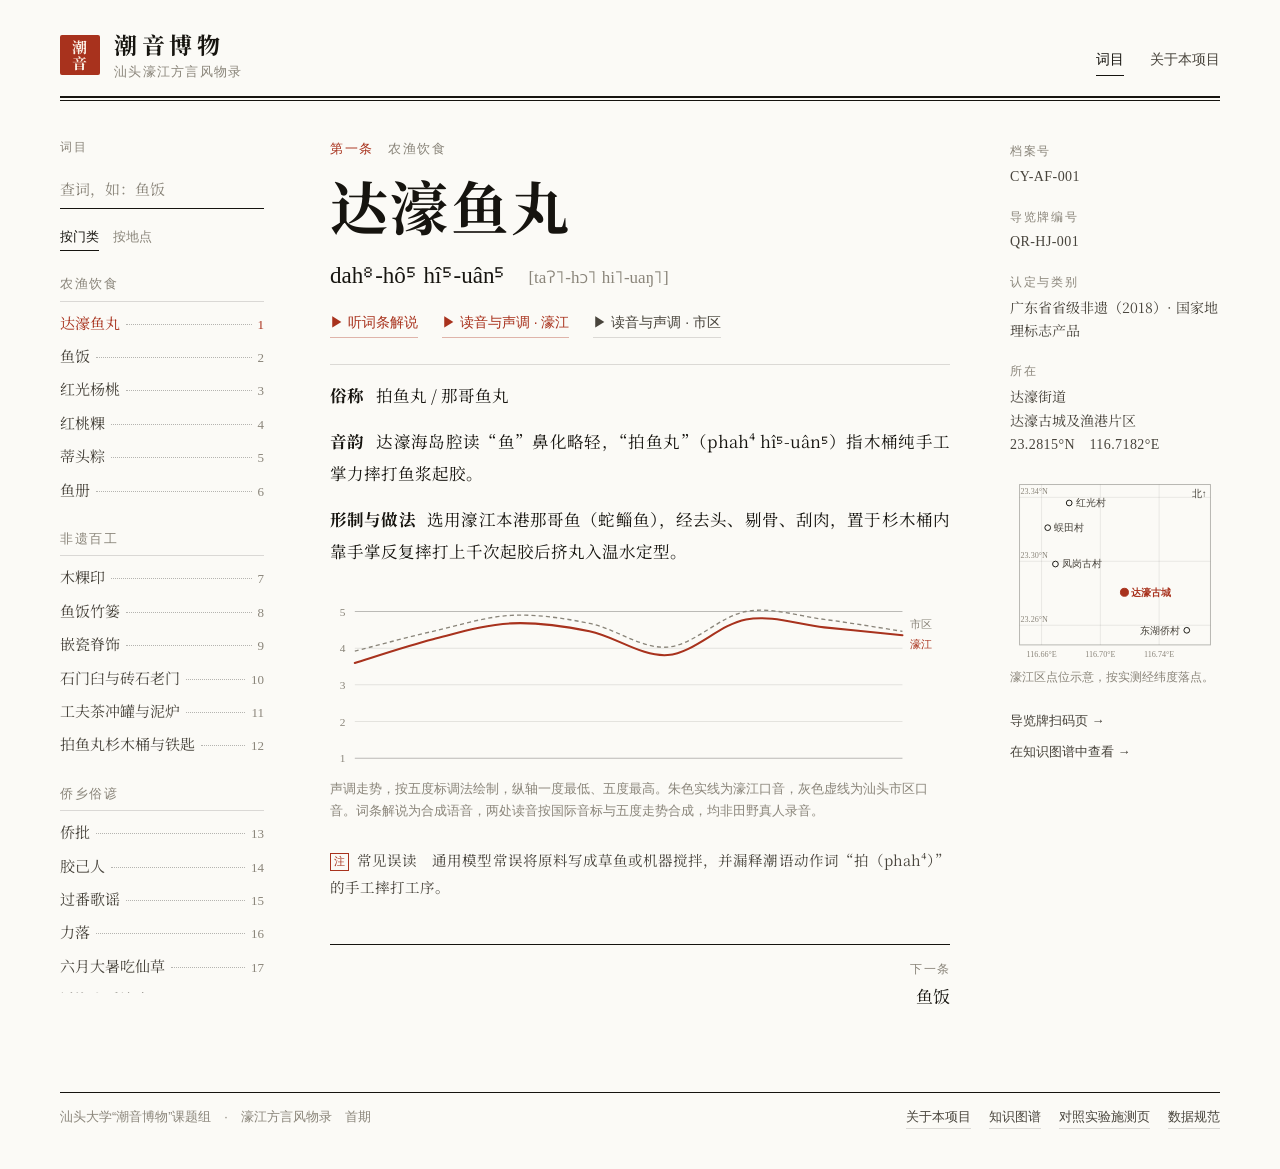
<file: index.html>
<!DOCTYPE html>
<html lang="zh-CN">

<head>
  <meta charset="UTF-8" />
  <meta name="viewport" content="width=device-width, initial-scale=1.0" />
  <title>潮音博物 · 汕头濠江方言风物录</title>
  <link rel="preconnect" href="https://fonts.googleapis.com" />
  <link rel="stylesheet" href="https://fonts.googleapis.com/css2?family=Noto+Serif+SC:wght@400;600;700&display=swap"
    media="print" onload="this.media='all'" />
  <link rel="stylesheet" href="./theme.css" />
  <style>
    .book {
      display: grid;
      grid-template-columns: 210px minmax(0, 1fr) 210px;
      gap: 0 60px;
      margin-top: 36px;
      align-items: start;
    }

    /* 词目索引 */
    .index {
      position: sticky;
      top: 22px;
      max-height: calc(100vh - 44px);
      overflow-y: auto;
      padding-right: 6px;
      scrollbar-width: thin;
    }

    .idx-details>summary {
      display: none;
    }

    .lookup {
      width: 100%;
      margin-top: 10px;
      border: 0;
      border-bottom: 1px solid var(--rule);
      border-radius: 0;
      background: transparent;
      padding: 6px 0;
      font-family: var(--serif);
      font-size: 15px;
      outline: none;
    }

    .lookup::placeholder {
      color: var(--ink-3);
    }

    .lookup-msg {
      font-family: var(--sans);
      font-size: 12.5px;
      line-height: 1.7;
      color: var(--ink-3);
      margin-top: 8px;
    }

    .lookup-msg:empty {
      display: none;
    }

    .lookup-msg.miss {
      color: var(--red);
    }

    .idx-mode {
      display: flex;
      gap: 14px;
      margin-top: 16px;
      font-family: var(--sans);
      font-size: 13px;
    }

    .idx-mode button {
      background: none;
      border: 0;
      padding: 0 0 2px;
      cursor: pointer;
      color: var(--ink-3);
      border-bottom: 1px solid transparent;
    }

    .idx-mode button.on {
      color: var(--ink);
      border-bottom-color: var(--ink);
    }

    .idx-group h3 {
      margin: 22px 0 4px;
      padding-bottom: 5px;
      border-bottom: 1px solid var(--hair);
      font-family: var(--sans);
      font-size: 12.5px;
      font-weight: 500;
      letter-spacing: 0.12em;
      color: var(--ink-3);
    }

    .idx-item {
      display: flex;
      align-items: baseline;
      gap: 6px;
      padding: 3px 0;
      font-size: 15px;
      color: var(--ink-2);
    }

    .idx-item .w {
      white-space: nowrap;
    }

    .idx-item .lead {
      flex: 1;
      min-width: 12px;
      border-bottom: 1px dotted rgba(22, 20, 15, 0.3);
      transform: translateY(-4px);
    }

    .idx-item .n {
      font-family: var(--latin);
      font-size: 13px;
      color: var(--ink-3);
    }

    .idx-item:hover {
      color: var(--ink);
    }

    .idx-item.on,
    .idx-item.on .n {
      color: var(--red);
    }

    .entry {
      max-width: 660px;
      min-width: 0;
    }

    .margin {
      position: sticky;
      top: 22px;
      padding-top: 4px;
    }

    @media (max-width: 1100px) {
      .book {
        grid-template-columns: 190px minmax(0, 1fr);
        gap: 0 44px;
      }

      .margin {
        position: static;
        grid-column: 2;
        margin-top: 36px;
        padding-top: 20px;
        border-top: 1px solid var(--hair);
        display: grid;
        grid-template-columns: 1fr 1fr;
        gap: 0 36px;
      }
    }

    @media (max-width: 760px) {
      .book {
        grid-template-columns: 1fr;
        margin-top: 18px;
      }

      .index {
        position: static;
        max-height: none;
        overflow: visible;
        border-bottom: 1px solid var(--hair);
        padding: 0 0 8px;
        margin-bottom: 26px;
      }

      .idx-details>summary {
        display: flex;
        justify-content: space-between;
        cursor: pointer;
        list-style: none;
        font-family: var(--sans);
        font-size: 14px;
        padding: 6px 0;
      }

      .idx-details>summary::-webkit-details-marker {
        display: none;
      }

      .margin {
        grid-column: 1;
        grid-template-columns: 1fr;
      }
    }
  </style>
</head>

<body>
  <div class="wrap">
    <header>
      <div class="masthead">
        <a class="wordmark" href="index.html">
          <span class="seal" aria-hidden="true">潮音</span>
          <span class="wm-text">
            <span class="wm-title">潮音博物</span>
            <span class="wm-sub">汕头濠江方言风物录</span>
          </span>
        </a>
        <nav class="topnav">
          <a class="on" href="index.html">词目</a>
          <a href="about.html">关于本项目</a>
        </nav>
      </div>
      <div class="rules"></div>
    </header>

    <div class="book">
      <aside class="index">
        <details class="idx-details" id="idx-details" open>
          <summary><span>词目</span><span id="idx-sum-count"></span></summary>
          <div class="label">词目</div>
          <input class="lookup" id="lookup" type="search" placeholder="查词，如：鱼饭" autocomplete="off" />
          <div class="lookup-msg" id="lookup-msg"></div>
          <div class="idx-mode">
            <button data-mode="cat" class="on">按门类</button>
            <button data-mode="site">按地点</button>
          </div>
          <nav id="idx-list"></nav>
        </details>
      </aside>

      <article class="entry">
        <div class="kicker"><span class="no" id="e-no"></span>　<span id="e-cat"></span></div>
        <h1 class="headword" id="e-word"></h1>
        <div class="pron">
          <span class="pengim" id="e-pengim"></span>
          <span class="ipa" id="e-ipa"></span>
        </div>
        <div class="listen">
          <button class="textbtn" id="play-guide" type="button" data-stop-label="■ 停止解说">▶ 听词条解说</button>
          <button class="textbtn" id="play-hj" type="button" data-stop-label="■ 停止">▶ 读音与声调 · 濠江</button>
          <button class="textbtn quiet" id="play-st" type="button" data-stop-label="■ 停止">▶ 读音与声调 · 市区</button>
        </div>

        <hr class="hair" />
        <p class="para"><b>俗称</b><span id="e-alias"></span></p>
        <p class="para"><b>音韵</b><span id="e-accent"></span></p>
        <p class="para"><b>形制与做法</b><span id="e-desc"></span></p>

        <figure class="tone-fig">
          <svg id="tone" role="img" aria-label="声调走势图"></svg>
          <figcaption>声调走势，按五度标调法绘制，纵轴一度最低、五度最高。朱色实线为濠江口音，灰色虚线为汕头市区口音。词条解说为合成语音，两处读音按国际音标与五度走势合成，均非田野真人录音。</figcaption>
        </figure>

        <p class="note"><span class="note-mark">注</span><span id="e-trap"></span></p>

        <nav class="pager">
          <a id="prev" href="#"><span class="dir">上一条</span><span class="pw" id="prev-w"></span></a>
          <a id="next" class="next" href="#"><span class="dir">下一条</span><span class="pw" id="next-w"></span></a>
        </nav>
      </article>

      <aside class="margin">
        <dl class="meta">
          <dt>档案号</dt>
          <dd class="mono" id="m-id"></dd>
          <dt>导览牌编号</dt>
          <dd class="mono" id="m-qr"></dd>
          <dt>认定与类别</dt>
          <dd id="m-heritage"></dd>
          <dt>所在</dt>
          <dd id="m-site"></dd>
        </dl>
        <div>
          <figure class="locator">
            <svg id="locator" role="img" aria-label="点位示意图"></svg>
            <figcaption>濠江区点位示意，按实测经纬度落点。</figcaption>
          </figure>
          <div class="side-links">
            <a id="m-mobile" href="mobile.html">导览牌扫码页 →</a>
            <a id="m-graph" href="graph.html">在知识图谱中查看 →</a>
          </div>
        </div>
      </aside>
    </div>

    <footer class="colophon">
      <div class="colophon-inner">
        <span>汕头大学“潮音博物”课题组　·　濠江方言风物录　首期</span>
        <span class="links">
          <a href="about.html">关于本项目</a>
          <a href="graph.html">知识图谱</a>
          <a href="experiment.html">对照实验施测页</a>
          <a href="schema/chaoyin_nominal_schema_v1.json">数据规范</a>
        </span>
      </div>
    </footer>
  </div>

  <script src="./seed_data.js"></script>
  <script src="./app.js"></script>
  <script>
    (function () {
      var CY = window.CY, items = CY.items;
      if (!items.length) return;
      var $ = function (id) { return document.getElementById(id); };
      var params = new URLSearchParams(location.search);
      var cur = items.find(function (x) { return x.id === params.get("id"); }) || items[0];
      var mode = "cat", query = "";

      $("idx-sum-count").textContent = "共" + items.length + "条";

      function groups() {
        if (mode === "cat") {
          return CY.CAT_ORDER.map(function (c) {
            return { title: CY.catShort(c), list: items.filter(function (i) { return i.category === c; }) };
          });
        }
        return CY.SITES.map(function (s) {
          return { title: s.street + "　" + s.name, list: items.filter(function (i) { return CY.siteOf(i) === s; }) };
        });
      }

      function hit(it, q) {
        q = q.toLowerCase();
        return [it.orthography, it.folk_alias, it.pengim_shantou, it.site_village, it.site_street]
          .some(function (f) { return f.toLowerCase().indexOf(q) !== -1; });
      }

      function renderIndex() {
        var q = query.trim(), n = 0, html = "";
        groups().forEach(function (g) {
          var list = q ? g.list.filter(function (i) { return hit(i, q); }) : g.list;
          if (!list.length) return;
          n += list.length;
          html += '<section class="idx-group"><h3>' + g.title + "</h3>" + list.map(function (i) {
            return '<a class="idx-item' + (i === cur ? " on" : "") + '" href="?id=' + i.id + '" data-id="' + i.id + '">' +
              '<span class="w">' + CY.shortName(i.orthography) + '</span><span class="lead"></span>' +
              '<span class="n">' + (items.indexOf(i) + 1) + "</span></a>";
          }).join("") + "</section>";
        });
        $("idx-list").innerHTML = html;

        var msg = $("lookup-msg");
        if (!q) { msg.textContent = ""; msg.className = "lookup-msg"; }
        else if (n) { msg.textContent = "找到" + n + "条。"; msg.className = "lookup-msg"; }
        else {
          msg.textContent = "本录尚未收录“" + q + "”。现收的" + items.length + "条均经课题组核对，未经核实的词语不作解释。";
          msg.className = "lookup-msg miss";
        }

        Array.prototype.forEach.call($("idx-list").querySelectorAll(".idx-item"), function (a) {
          a.addEventListener("click", function (e) {
            e.preventDefault();
            select(items.find(function (x) { return x.id === a.dataset.id; }));
            if (window.innerWidth <= 760) {
              $("idx-details").open = false;
              window.scrollTo({ top: 0, behavior: "smooth" });
            }
          });
        });
      }

      function setPager(a, it) {
        if (!it) { a.style.visibility = "hidden"; return; }
        a.style.visibility = "visible";
        a.href = "?id=" + it.id;
        a.querySelector(".pw").textContent = CY.shortName(it.orthography);
        a.onclick = function (e) { e.preventDefault(); select(it); window.scrollTo({ top: 0, behavior: "smooth" }); };
      }

      function renderEntry(it) {
        var n = items.indexOf(it) + 1;
        $("e-no").textContent = "第" + CY.cnNum(n) + "条";
        $("e-cat").textContent = CY.catShort(it.category);
        $("e-word").textContent = it.orthography;
        $("e-pengim").textContent = it.pengim_shantou;
        $("e-ipa").textContent = it.ipa_shantou;
        $("e-alias").textContent = it.folk_alias;
        $("e-accent").textContent = it.haojiang_accent_note;
        $("e-desc").textContent = it.artifact_desc;
        $("e-trap").textContent = "常见误读　" + it.llm_hallucination_trap;
        CY.drawTone($("tone"), it);

        $("m-id").textContent = it.id;
        $("m-qr").textContent = "QR-HJ-" + it.id.slice(-3);
        $("m-heritage").textContent = it.heritage_tag;
        $("m-site").innerHTML = CY.esc(it.site_street) + "<br>" + CY.esc(it.site_village) +
          '<br><span class="mono">' + it.lat.toFixed(4) + "°N　" + it.lng.toFixed(4) + "°E</span>";
        CY.drawLocator($("locator"), it);
        $("m-mobile").href = "mobile.html?id=" + it.id;
        $("m-graph").href = "graph.html?focus=" + it.id;

        setPager($("prev"), items[n - 2]);
        setPager($("next"), items[n]);
        document.title = it.orthography + " · 潮音博物";
      }

      function select(it) {
        if (!it) return;
        CY.stopAudio();
        cur = it;
        var url = new URL(location.href);
        url.searchParams.set("id", it.id);
        history.replaceState({}, "", url.toString());
        renderIndex();
        renderEntry(it);
      }

      $("play-guide").addEventListener("click", function () {
        CY.playClip({ kind: "guide", item: cur, btn: $("play-guide") });
      });
      $("play-hj").addEventListener("click", function () {
        CY.playClip({ kind: "hj", item: cur, svg: $("tone"), seq: cur.f0_contour_haojiang, baseHz: 192, color: "#a8321d", btn: $("play-hj") });
      });
      $("play-st").addEventListener("click", function () {
        CY.playClip({ kind: "st", item: cur, svg: $("tone"), seq: cur.f0_contour_shantou, baseHz: 192, color: "#8a857a", btn: $("play-st") });
      });

      Array.prototype.forEach.call(document.querySelectorAll(".idx-mode button"), function (b) {
        b.addEventListener("click", function () {
          mode = b.dataset.mode;
          Array.prototype.forEach.call(document.querySelectorAll(".idx-mode button"), function (x) {
            x.classList.toggle("on", x === b);
          });
          renderIndex();
        });
      });

      $("lookup").addEventListener("input", function (e) { query = e.target.value; renderIndex(); });
      $("lookup").addEventListener("keydown", function (e) {
        if (e.key !== "Enter") return;
        var first = $("idx-list").querySelector(".idx-item");
        if (first && query.trim()) select(items.find(function (x) { return x.id === first.dataset.id; }));
      });

      document.addEventListener("keydown", function (e) {
        if (e.target.tagName === "INPUT") return;
        var n = items.indexOf(cur);
        if (e.key === "ArrowRight" && items[n + 1]) select(items[n + 1]);
        if (e.key === "ArrowLeft" && items[n - 1]) select(items[n - 1]);
      });

      function syncDetails() { if (window.innerWidth > 760) $("idx-details").open = true; }
      if (window.innerWidth <= 760) $("idx-details").open = false;
      window.addEventListener("resize", syncDetails);

      renderIndex();
      renderEntry(cur);
    })();
  </script>
</body>

</html>
</file>
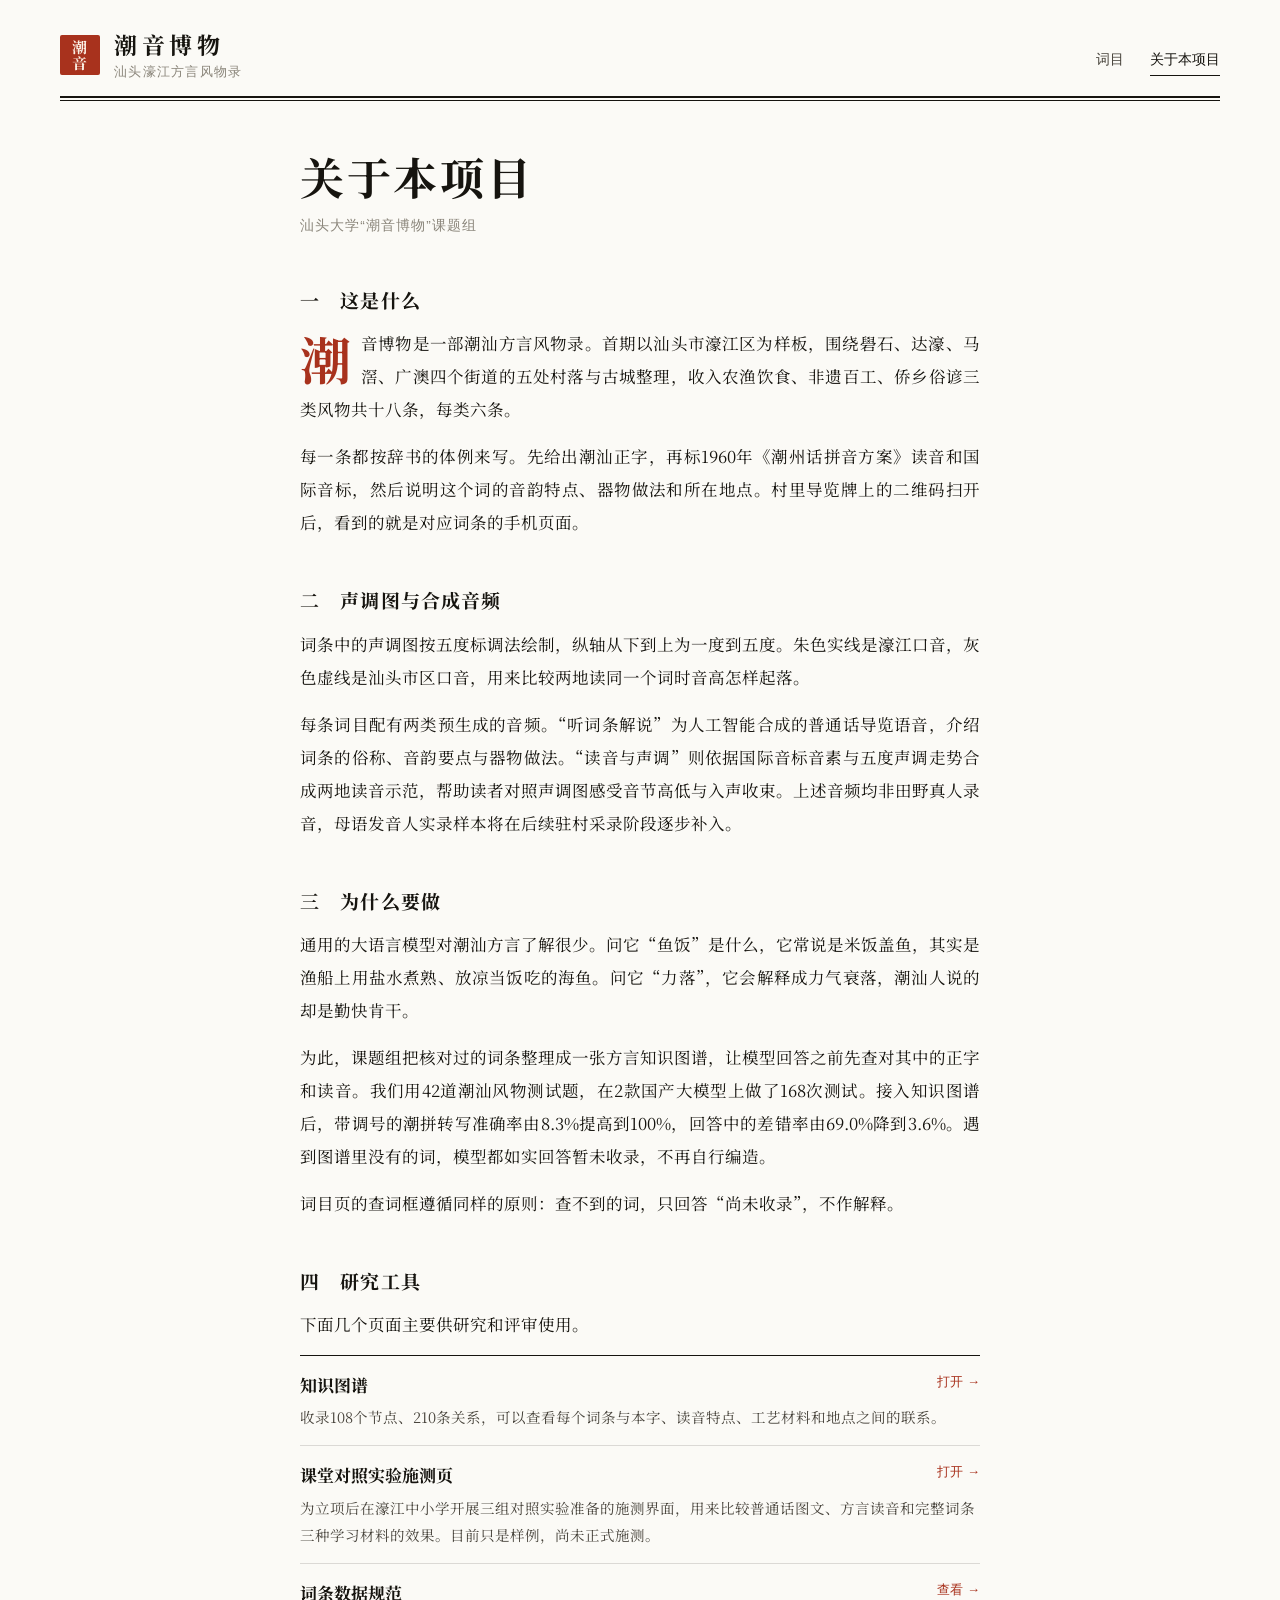
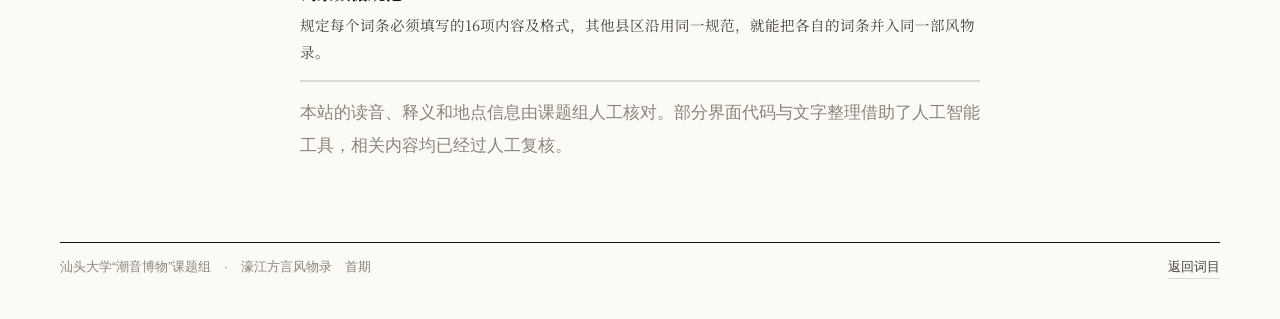
<file: about.html>
<!DOCTYPE html>
<html lang="zh-CN">
<head>
  <meta charset="UTF-8" />
  <meta name="viewport" content="width=device-width, initial-scale=1.0" />
  <title>关于本项目 · 潮音博物</title>
  <link rel="preconnect" href="https://fonts.googleapis.com" />
  <link rel="stylesheet" href="https://fonts.googleapis.com/css2?family=Noto+Serif+SC:wght@400;600;700&display=swap" media="print" onload="this.media='all'" />
  <link rel="stylesheet" href="./theme.css" />
  <style>
    .essay { max-width: 680px; margin: 48px auto 0; }
    .essay h1 {
      font-size: clamp(32px, 4.4vw, 44px);
      font-weight: 700;
      letter-spacing: 0.06em;
      line-height: 1.25;
      margin: 0 0 8px;
    }
    .essay .dek {
      font-family: var(--sans);
      font-size: 13.5px;
      color: var(--ink-3);
      letter-spacing: 0.08em;
      margin: 0 0 30px;
    }
    .essay h2 {
      font-size: 19px;
      font-weight: 700;
      letter-spacing: 0.06em;
      margin: 44px 0 10px;
    }
    .essay p {
      font-size: 16.5px;
      line-height: 2;
      text-align: justify;
      margin: 0 0 14px;
    }
    .essay .first::first-letter {
      float: left;
      font-size: 3.1em;
      line-height: 1;
      padding: 6px 10px 0 0;
      color: var(--red);
      font-weight: 700;
    }
    .tools { margin: 14px 0 0; padding: 0; list-style: none; border-top: 1px solid var(--rule); }
    .tools li { padding: 14px 0; border-bottom: 1px solid var(--hair); }
    .tools a { display: block; }
    .tools .t {
      font-size: 17px;
      font-weight: 700;
      display: flex;
      justify-content: space-between;
      gap: 12px;
    }
    .tools .t .go { font-family: var(--sans); font-size: 13px; font-weight: 400; color: var(--red); white-space: nowrap; }
    .tools .d { font-size: 14.5px; line-height: 1.85; color: var(--ink-2); margin-top: 4px; }
    .tools a:hover .t { color: var(--red); }
    .fine {
      margin-top: 44px;
      padding-top: 14px;
      border-top: 1px solid var(--hair);
      font-family: var(--sans);
      font-size: 13px;
      line-height: 1.9;
      color: var(--ink-3);
    }
  </style>
</head>
<body>
  <div class="wrap">
    <header>
      <div class="masthead">
        <a class="wordmark" href="index.html">
          <span class="seal" aria-hidden="true">潮音</span>
          <span class="wm-text">
            <span class="wm-title">潮音博物</span>
            <span class="wm-sub">汕头濠江方言风物录</span>
          </span>
        </a>
        <nav class="topnav">
          <a href="index.html">词目</a>
          <a class="on" href="about.html">关于本项目</a>
        </nav>
      </div>
      <div class="rules"></div>
    </header>

    <article class="essay">
      <h1>关于本项目</h1>
      <p class="dek">汕头大学“潮音博物”课题组</p>

      <h2>一　这是什么</h2>
      <p class="first" id="p-what"></p>
      <p>每一条都按辞书的体例来写。先给出潮汕正字，再标1960年《潮州话拼音方案》读音和国际音标，然后说明这个词的音韵特点、器物做法和所在地点。村里导览牌上的二维码扫开后，看到的就是对应词条的手机页面。</p>

      <h2>二　声调图与合成音频</h2>
      <p>词条中的声调图按五度标调法绘制，纵轴从下到上为一度到五度。朱色实线是濠江口音，灰色虚线是汕头市区口音，用来比较两地读同一个词时音高怎样起落。</p>
      <p>每条词目配有两类预生成的音频。“听词条解说”为人工智能合成的普通话导览语音，介绍词条的俗称、音韵要点与器物做法。“读音与声调”则依据国际音标音素与五度声调走势合成两地读音示范，帮助读者对照声调图感受音节高低与入声收束。上述音频均非田野真人录音，母语发音人实录样本将在后续驻村采录阶段逐步补入。</p>

      <h2>三　为什么要做</h2>
      <p>通用的大语言模型对潮汕方言了解很少。问它“鱼饭”是什么，它常说是米饭盖鱼，其实是渔船上用盐水煮熟、放凉当饭吃的海鱼。问它“力落”，它会解释成力气衰落，潮汕人说的却是勤快肯干。</p>
      <p id="p-bench"></p>
      <p>词目页的查词框遵循同样的原则：查不到的词，只回答“尚未收录”，不作解释。</p>

      <h2>四　研究工具</h2>
      <p>下面几个页面主要供研究和评审使用。</p>
      <ul class="tools">
        <li>
          <a href="graph.html">
            <div class="t"><span>知识图谱</span><span class="go">打开 →</span></div>
            <div class="d" id="d-graph"></div>
          </a>
        </li>
        <li>
          <a href="experiment.html">
            <div class="t"><span>课堂对照实验施测页</span><span class="go">打开 →</span></div>
            <div class="d">为立项后在濠江中小学开展三组对照实验准备的施测界面，用来比较普通话图文、方言读音和完整词条三种学习材料的效果。目前只是样例，尚未正式施测。</div>
          </a>
        </li>
        <li>
          <a href="schema/chaoyin_nominal_schema_v1.json">
            <div class="t"><span>词条数据规范</span><span class="go">查看 →</span></div>
            <div class="d" id="d-schema"></div>
          </a>
        </li>
      </ul>

      <p class="fine">本站的读音、释义和地点信息由课题组人工核对。部分界面代码与文字整理借助了人工智能工具，相关内容均已经过人工复核。</p>
    </article>

    <footer class="colophon">
      <div class="colophon-inner">
        <span>汕头大学“潮音博物”课题组　·　濠江方言风物录　首期</span>
        <span class="links"><a href="index.html">返回词目</a></span>
      </div>
    </footer>
  </div>

  <script src="./seed_data.js"></script>
  <script src="./app.js"></script>
  <script>
    (function () {
      var CY = window.CY, f = CY.facts || {}, items = CY.items;
      var seed = f.prototype_v01_seed || {}, kg = f.knowledge_graph_v01 || {}, b = f.pilot_rag_benchmark || {};
      function pct(v) { return (v >= 100 ? "100" : v.toFixed(1)) + "%"; }
      function set(id, txt) { var el = document.getElementById(id); if (el && txt) el.textContent = txt; }

      var cats = seed.category_counts || {};
      set("p-what",
        "潮音博物是一部潮汕方言风物录。首期以汕头市濠江区为样板，围绕礐石、达濠、马滘、广澳" +
        CY.cnNum(seed.covered_haojiang_streets_count || 4) + "个街道的" + CY.cnNum(seed.covered_haojiang_sites_count || 5) +
        "处村落与古城整理，收入农渔饮食、非遗百工、侨乡俗谚三类风物共" + CY.cnNum(items.length) + "条" +
        (cats["农渔饮食风物"] ? "，每类" + CY.cnNum(cats["农渔饮食风物"]) + "条" : "") + "。");

      if (b.n_questions_total) {
        set("p-bench",
          "为此，课题组把核对过的词条整理成一张方言知识图谱，让模型回答之前先查对其中的正字和读音。我们用" +
          b.n_questions_total + "道潮汕风物测试题，在" + b.models_count + "款国产大模型上做了" + b.total_api_evaluations +
          "次测试。接入知识图谱后，带调号的潮拼转写准确率由" + pct(b.pooled_zero_shot_pengim_acc_pct) + "提高到" +
          pct(b.pooled_rag_pengim_acc_pct) + "，回答中的差错率由" + pct(b.pooled_zero_shot_halluc_pct) + "降到" +
          pct(b.pooled_rag_halluc_pct) + "。遇到图谱里没有的词，模型都如实回答暂未收录，不再自行编造。");
      }
      if (kg.total_nodes) {
        set("d-graph",
          "收录" + kg.total_nodes + "个节点、" + kg.total_edges_triples + "条关系，可以查看每个词条与本字、读音特点、工艺材料和地点之间的联系。");
      }
      if (seed.schema_required_fields) {
        set("d-schema",
          "规定每个词条必须填写的" + seed.schema_required_fields + "项内容及格式，其他县区沿用同一规范，就能把各自的词条并入同一部风物录。");
      }
    })();
  </script>
</body>
</html>
</file>
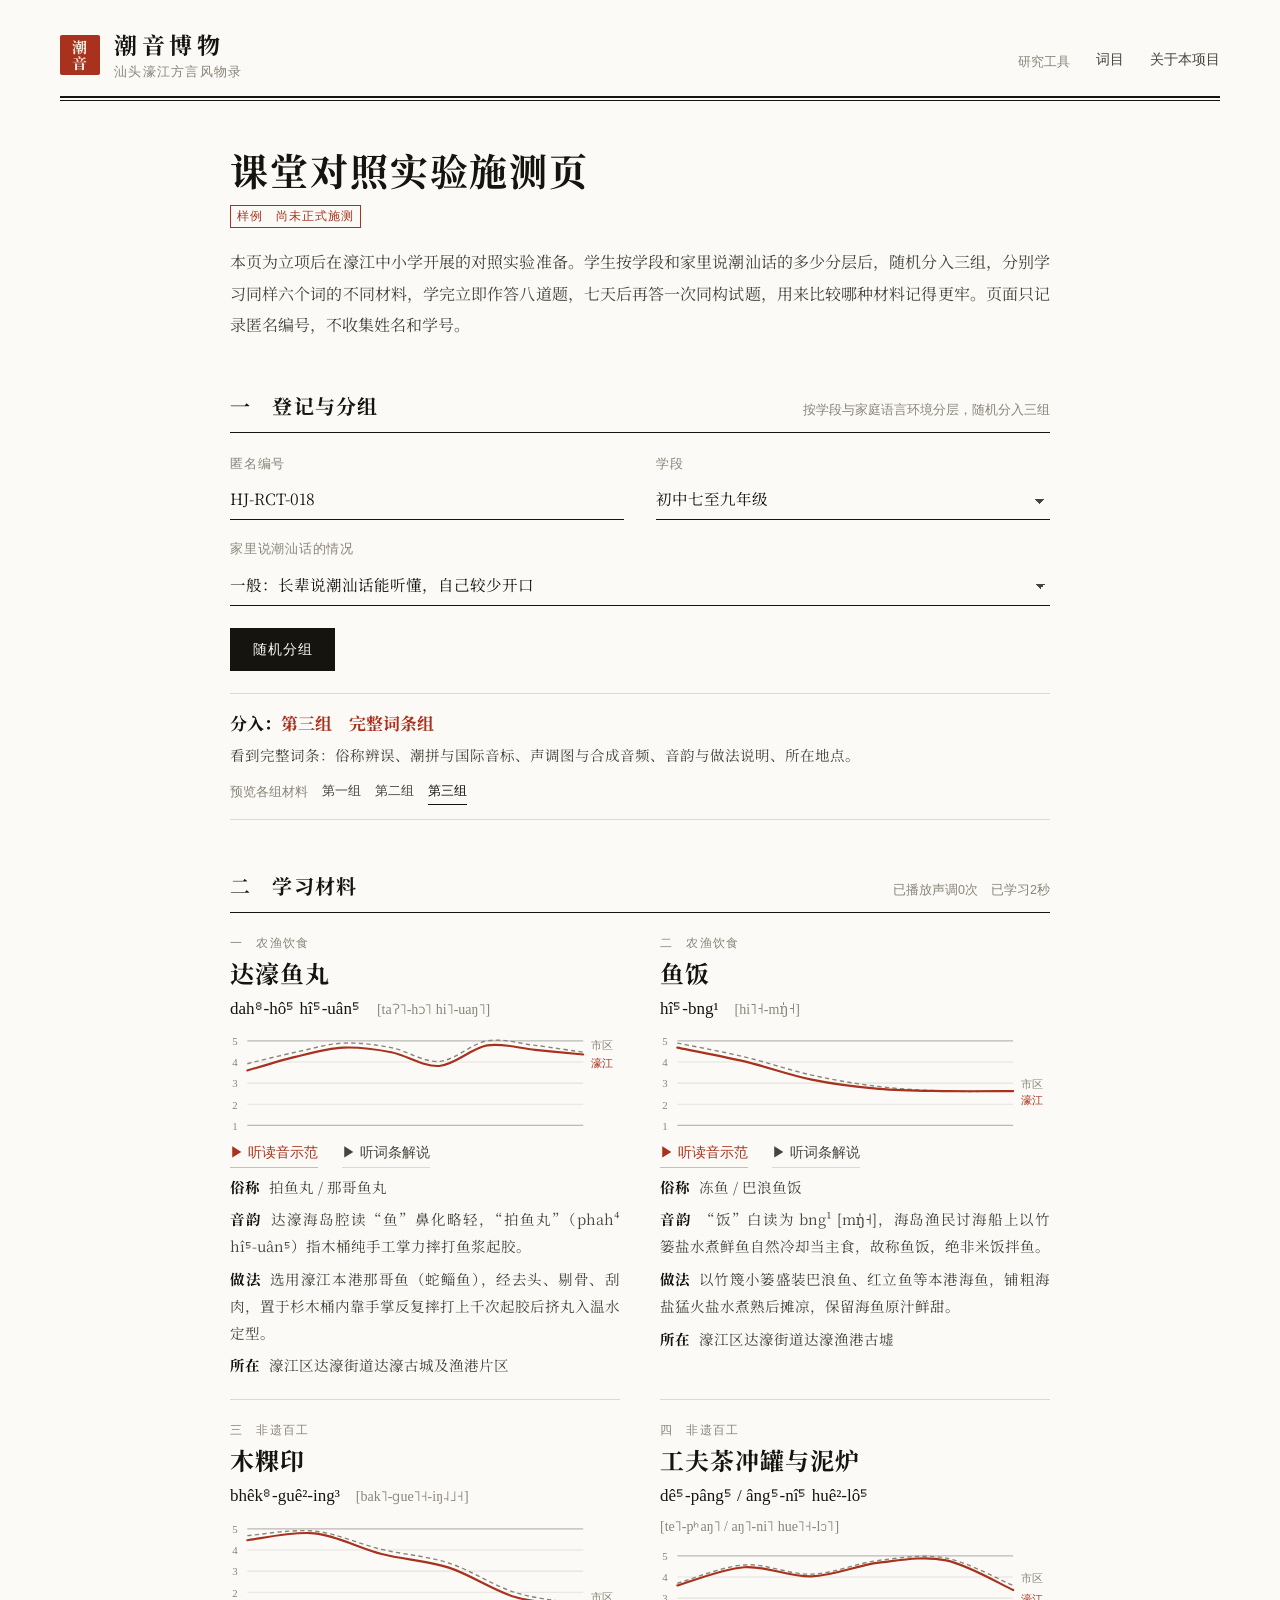
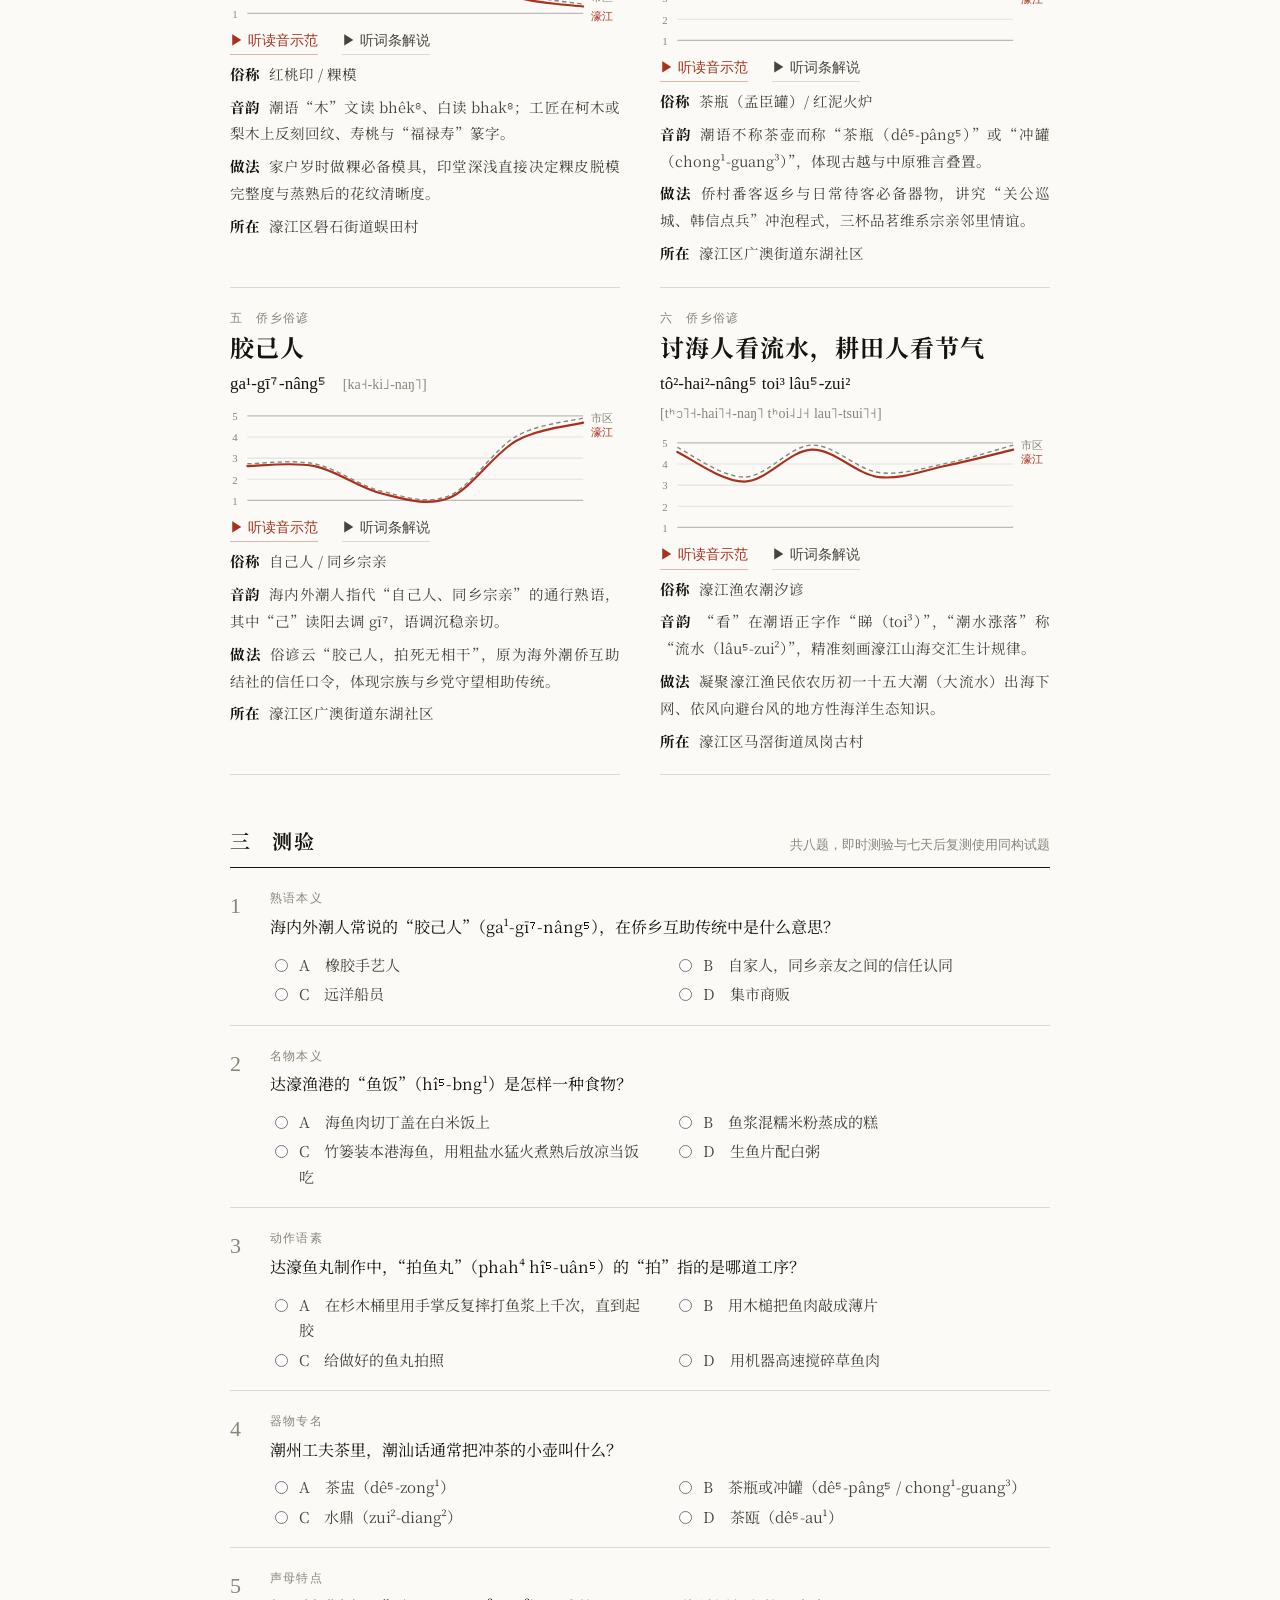
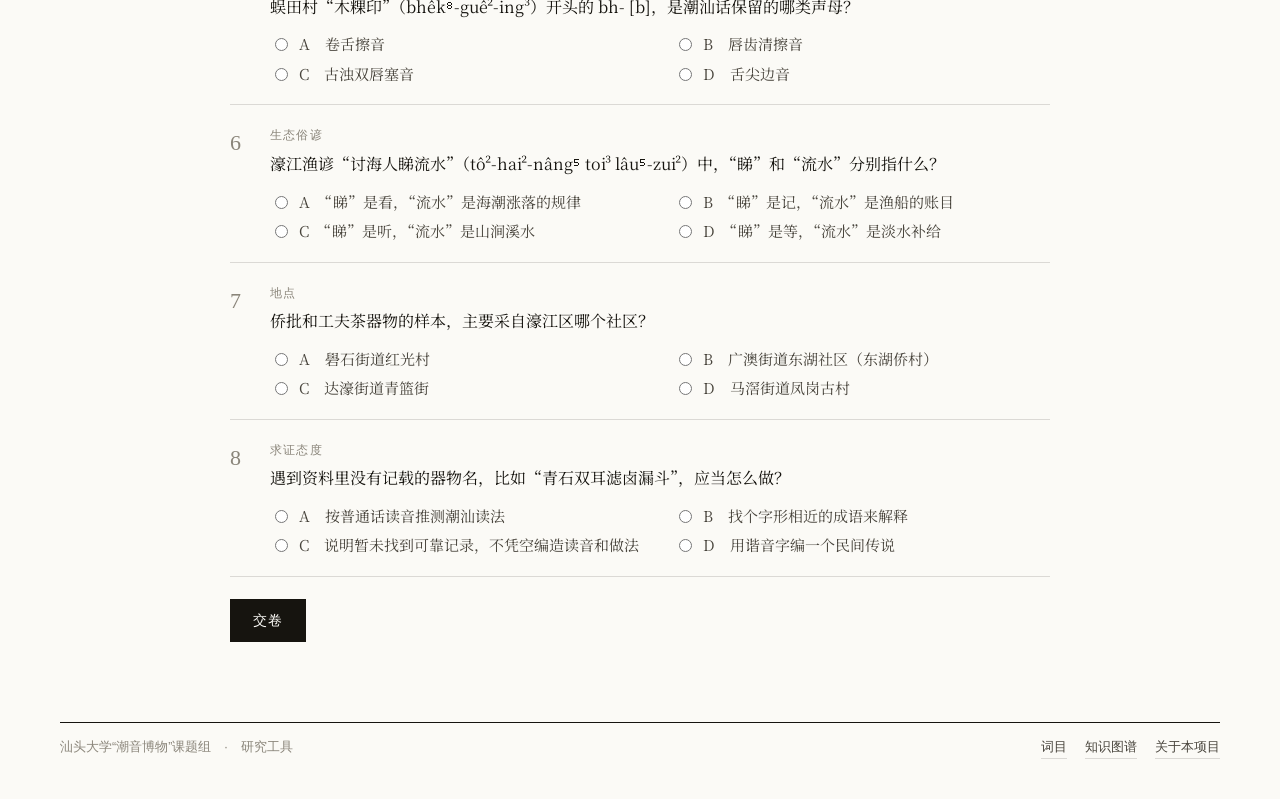
<file: experiment.html>
<!DOCTYPE html>
<html lang="zh-CN">
<head>
  <meta charset="UTF-8" />
  <meta name="viewport" content="width=device-width, initial-scale=1.0" />
  <title>课堂对照实验施测页 · 潮音博物</title>
  <link rel="preconnect" href="https://fonts.googleapis.com" />
  <link rel="stylesheet" href="https://fonts.googleapis.com/css2?family=Noto+Serif+SC:wght@400;600;700&display=swap" media="print" onload="this.media='all'" />
  <link rel="stylesheet" href="./theme.css" />
  <style>
    .form { max-width: 820px; margin: 44px auto 0; }
    .form h1 { margin: 0; font-size: clamp(28px, 4vw, 38px); font-weight: 700; letter-spacing: 0.05em; line-height: 1.3; }
    .form .status {
      display: inline-block;
      margin-top: 10px;
      font-family: var(--sans);
      font-size: 12px;
      color: var(--red);
      border: 1px solid var(--red);
      padding: 0 6px;
      letter-spacing: 0.08em;
    }
    .lede { font-size: 16px; line-height: 1.95; text-align: justify; color: var(--ink-2); margin: 18px 0 0; }

    .sec { margin-top: 48px; }
    .sec-head {
      display: flex;
      justify-content: space-between;
      align-items: baseline;
      gap: 12px;
      flex-wrap: wrap;
      padding-bottom: 8px;
      border-bottom: 1px solid var(--rule);
    }
    .sec-head h2 { margin: 0; font-size: 20px; font-weight: 700; letter-spacing: 0.06em; }
    .sec-head .aside { font-family: var(--sans); font-size: 12.5px; color: var(--ink-3); }

    .fields { display: grid; grid-template-columns: 1fr 1fr; gap: 18px 32px; margin-top: 20px; }
    .fields .wide { grid-column: 1 / -1; }
    .fld { display: flex; flex-direction: column; gap: 4px; }
    .fld span { font-family: var(--sans); font-size: 12.5px; color: var(--ink-3); letter-spacing: 0.06em; }
    .fld input, .fld select {
      border: 0;
      border-bottom: 1px solid var(--rule);
      border-radius: 0;
      background: transparent;
      padding: 6px 0;
      font-size: 15.5px;
      outline: none;
      -webkit-appearance: none;
      appearance: none;
    }
    .fld select {
      background-image: linear-gradient(45deg, transparent 50%, #48443c 50%), linear-gradient(135deg, #48443c 50%, transparent 50%);
      background-position: calc(100% - 10px) 55%, calc(100% - 5px) 55%;
      background-size: 5px 5px;
      background-repeat: no-repeat;
      padding-right: 22px;
    }
    .btn {
      display: inline-block;
      background: var(--ink);
      color: var(--paper);
      border: 1px solid var(--ink);
      padding: 8px 22px;
      cursor: pointer;
      font-family: var(--sans);
      font-size: 14px;
      letter-spacing: 0.06em;
    }
    .btn:hover { background: var(--red); border-color: var(--red); }
    .btn.ghost { background: transparent; color: var(--ink); }
    .btn.ghost:hover { color: var(--paper); background: var(--ink); border-color: var(--ink); }
    .row { display: flex; flex-wrap: wrap; align-items: center; gap: 12px 24px; margin-top: 22px; }

    .assign { margin-top: 22px; padding: 14px 0; border-top: 1px solid var(--hair); border-bottom: 1px solid var(--hair); }
    .assign .who { font-size: 17px; font-weight: 700; }
    .assign .who .g { color: var(--red); }
    .assign .what { font-size: 14.5px; color: var(--ink-2); line-height: 1.8; margin-top: 4px; }
    .preview { margin-top: 10px; font-family: var(--sans); font-size: 13px; color: var(--ink-3); display: flex; gap: 14px; flex-wrap: wrap; align-items: center; }
    .preview button {
      background: none;
      border: 0;
      padding: 0 0 2px;
      cursor: pointer;
      color: var(--ink-2);
      border-bottom: 1px solid transparent;
    }
    .preview button.on { color: var(--ink); border-bottom-color: var(--ink); }

    .stim { display: grid; grid-template-columns: 1fr 1fr; gap: 0 40px; }
    .stim-item { padding: 20px 0; border-bottom: 1px solid var(--hair); }
    .stim-item .k { font-family: var(--sans); font-size: 12px; color: var(--ink-3); letter-spacing: 0.1em; }
    .stim-item .w { font-size: 24px; font-weight: 700; letter-spacing: 0.04em; margin: 2px 0 6px; line-height: 1.3; }
    .stim-item .pron { gap: 2px 16px; margin-bottom: 6px; }
    .stim-item .pengim { font-size: 17px; }
    .stim-item .ipa { font-size: 14px; }
    .stim-item svg { display: block; width: 100%; height: auto; margin: 6px 0 4px; }
    .stim-item p { margin: 6px 0 0; font-size: 14.5px; line-height: 1.85; color: var(--ink-2); text-align: justify; }
    .stim-item p b { color: var(--ink); margin-right: 0.6em; }
    .stim-item .masked { font-family: var(--sans); font-size: 12px; color: var(--ink-3); margin-top: 8px; }

    .quiz { list-style: none; margin: 0; padding: 0; counter-reset: q; }
    .q { padding: 20px 0 18px 40px; border-bottom: 1px solid var(--hair); position: relative; }
    .q::before {
      counter-increment: q;
      content: counter(q);
      position: absolute;
      left: 0;
      top: 18px;
      font-family: var(--latin);
      font-size: 22px;
      color: var(--ink-3);
    }
    .q .tag { font-family: var(--sans); font-size: 12px; color: var(--ink-3); letter-spacing: 0.1em; }
    .q .stem { font-size: 16px; line-height: 1.85; margin: 2px 0 10px; }
    .q .opts { display: grid; grid-template-columns: 1fr 1fr; gap: 4px 28px; }
    .q label { display: flex; gap: 8px; align-items: baseline; font-size: 15px; line-height: 1.7; cursor: pointer; color: var(--ink-2); }
    .q label:hover { color: var(--ink); }
    .q input { accent-color: var(--ink); transform: translateY(1px); }
    .q .mark { position: absolute; right: 0; top: 20px; font-family: var(--sans); font-size: 13px; }
    .q.ok .mark { color: var(--ink-2); }
    .q.bad .mark { color: var(--red); }
    .q.bad::before { color: var(--red); }

    .result { margin-top: 24px; display: none; }
    .result .score { font-size: 22px; font-weight: 700; }
    .result p { font-size: 14.5px; line-height: 1.9; color: var(--ink-2); margin: 6px 0 0; }
    .result code { font-family: Consolas, monospace; font-size: 13px; }

    @media (max-width: 760px) {
      .fields, .stim, .q .opts { grid-template-columns: 1fr; }
      .q { padding-left: 30px; }
    }
  </style>
</head>
<body>
  <div class="wrap">
    <header>
      <div class="masthead">
        <a class="wordmark" href="index.html">
          <span class="seal" aria-hidden="true">潮音</span>
          <span class="wm-text">
            <span class="wm-title">潮音博物</span>
            <span class="wm-sub">汕头濠江方言风物录</span>
          </span>
        </a>
        <nav class="topnav">
          <span class="crumb">研究工具</span>
          <a href="index.html">词目</a>
          <a href="about.html">关于本项目</a>
        </nav>
      </div>
      <div class="rules"></div>
    </header>

    <main class="form">
      <h1>课堂对照实验施测页</h1>
      <span class="status">样例　尚未正式施测</span>
      <p class="lede">本页为立项后在濠江中小学开展的对照实验准备。学生按学段和家里说潮汕话的多少分层后，随机分入三组，分别学习同样六个词的不同材料，学完立即作答八道题，七天后再答一次同构试题，用来比较哪种材料记得更牢。页面只记录匿名编号，不收集姓名和学号。</p>

      <section class="sec">
        <div class="sec-head"><h2>一　登记与分组</h2><span class="aside">按学段与家庭语言环境分层，随机分入三组</span></div>
        <div class="fields">
          <label class="fld">
            <span>匿名编号</span>
            <input id="subj-id" type="text" value="HJ-RCT-018" />
          </label>
          <label class="fld">
            <span>学段</span>
            <select id="grade-band">
              <option value="G5_6">小学五至六年级</option>
              <option value="G7_9" selected>初中七至九年级</option>
            </select>
          </label>
          <label class="fld wide">
            <span>家里说潮汕话的情况</span>
            <select id="home-exp">
              <option value="LOW">很少：家里基本说普通话，只听得懂零星几句</option>
              <option value="MID" selected>一般：长辈说潮汕话能听懂，自己较少开口</option>
              <option value="HIGH">经常：家里日常就用潮汕话交流</option>
            </select>
          </label>
        </div>
        <div class="row"><button class="btn" id="btn-assign">随机分组</button></div>

        <div class="assign">
          <div class="who">分入：<span class="g" id="arm-name"></span></div>
          <div class="what" id="arm-desc"></div>
          <div class="preview">预览各组材料
            <button data-arm="Arm1">第一组</button>
            <button data-arm="Arm2">第二组</button>
            <button data-arm="Arm3">第三组</button>
          </div>
        </div>
      </section>

      <section class="sec">
        <div class="sec-head"><h2>二　学习材料</h2><span class="aside" id="telemetry"></span></div>
        <div class="stim" id="stim"></div>
      </section>

      <section class="sec">
        <div class="sec-head"><h2>三　测验</h2><span class="aside">共八题，即时测验与七天后复测使用同构试题</span></div>
        <ol class="quiz" id="quiz"></ol>
        <div class="row">
          <button class="btn" id="btn-submit">交卷</button>
          <button class="btn ghost" id="btn-csv" style="display:none;">下载本次记录（CSV）</button>
        </div>
        <div class="result" id="result"></div>
      </section>
    </main>

    <footer class="colophon">
      <div class="colophon-inner">
        <span>汕头大学“潮音博物”课题组　·　研究工具</span>
        <span class="links">
          <a href="index.html">词目</a>
          <a href="graph.html">知识图谱</a>
          <a href="about.html">关于本项目</a>
        </span>
      </div>
    </footer>
  </div>

  <script src="seed_data.js"></script>
  <script src="app.js"></script>
  <script>
    (function () {
      var CY = window.CY, seeds = CY.items;
      var $ = function (id) { return document.getElementById(id); };
      var targetIds = ["CY-AF-001", "CY-AF-002", "CY-CR-001", "CY-CR-005", "CY-PR-002", "CY-PR-006"];
      var stimItems = targetIds.map(function (id) { return seeds.find(function (s) { return s.id === id; }); }).filter(Boolean);

      var ARMS = {
        Arm1: { name: "第一组　普通话图文组（对照组）", desc: "只看普通话写的器物简介。不提供潮汕读音、声调图和地点。" },
        Arm2: { name: "第二组　方言读音组", desc: "只看词语的潮拼与国际音标，可以听读音与声调合成示范。不提供做法说明、俗称辨误和地点。" },
        Arm3: { name: "第三组　完整词条组", desc: "看到完整词条：俗称辨误、潮拼与国际音标、声调图与合成音频、音韵与做法说明、所在地点。" }
      };

      var QUIZ = [
        { tag: "熟语本义", q: "海内外潮人常说的“胶己人”（ga¹-gī⁷-nâng⁵），在侨乡互助传统中是什么意思？",
          opts: ["橡胶手艺人", "自家人，同乡亲友之间的信任认同", "远洋船员", "集市商贩"], ans: 1 },
        { tag: "名物本义", q: "达濠渔港的“鱼饭”（hî⁵-bng¹）是怎样一种食物？",
          opts: ["海鱼肉切丁盖在白米饭上", "鱼浆混糯米粉蒸成的糕", "竹篓装本港海鱼，用粗盐水猛火煮熟后放凉当饭吃", "生鱼片配白粥"], ans: 2 },
        { tag: "动作语素", q: "达濠鱼丸制作中，“拍鱼丸”（phah⁴ hî⁵-uân⁵）的“拍”指的是哪道工序？",
          opts: ["在杉木桶里用手掌反复摔打鱼浆上千次，直到起胶", "用木槌把鱼肉敲成薄片", "给做好的鱼丸拍照", "用机器高速搅碎草鱼肉"], ans: 0 },
        { tag: "器物专名", q: "潮州工夫茶里，潮汕话通常把冲茶的小壶叫什么？",
          opts: ["茶盅（dê⁵-zong¹）", "茶瓶或冲罐（dê⁵-pâng⁵ / chong¹-guang³）", "水鼎（zui²-diang²）", "茶瓯（dê⁵-au¹）"], ans: 1 },
        { tag: "声母特点", q: "蜈田村“木粿印”（bhêk⁸-guê²-ing³）开头的 bh- [b]，是潮汕话保留的哪类声母？",
          opts: ["卷舌擦音", "唇齿清擦音", "古浊双唇塞音", "舌尖边音"], ans: 2 },
        { tag: "生态俗谚", q: "濠江渔谚“讨海人睇流水”（tô²-hai²-nâng⁵ toi³ lâu⁵-zui²）中，“睇”和“流水”分别指什么？",
          opts: ["“睇”是看，“流水”是海潮涨落的规律", "“睇”是记，“流水”是渔船的账目", "“睇”是听，“流水”是山涧溪水", "“睇”是等，“流水”是淡水补给"], ans: 0 },
        { tag: "地点", q: "侨批和工夫茶器物的样本，主要采自濠江区哪个社区？",
          opts: ["礐石街道红光村", "广澳街道东湖社区（东湖侨村）", "达濠街道青篮街", "马滘街道凤岗古村"], ans: 1 },
        { tag: "求证态度", q: "遇到资料里没有记载的器物名，比如“青石双耳滤卤漏斗”，应当怎么做？",
          opts: ["按普通话读音推测潮汕读法", "找个字形相近的成语来解释", "说明暂未找到可靠记录，不凭空编造读音和做法", "用谐音字编一个民间传说"], ans: 2 }
      ];

      var currentArm = "Arm3", audioClicks = 0, startTs = Date.now(), lastCsv = "";

      setInterval(function () {
        $("telemetry").textContent = "已播放声调" + audioClicks + "次　已学习" + Math.floor((Date.now() - startTs) / 1000) + "秒";
      }, 1000);

      function hashCode(str) {
        var h = 2166136261;
        for (var i = 0; i < str.length; i++) { h ^= str.charCodeAt(i); h = Math.imul(h, 16777619); }
        return Math.abs(h);
      }

      function setArm(k) {
        CY.stopAudio();
        currentArm = k;
        $("arm-name").textContent = ARMS[k].name;
        $("arm-desc").textContent = ARMS[k].desc;
        Array.prototype.forEach.call(document.querySelectorAll(".preview button"), function (b) {
          b.classList.toggle("on", b.dataset.arm === k);
        });
        renderStim();
      }

      $("btn-assign").addEventListener("click", function () {
        var sid = $("subj-id").value.trim() || "ANON";
        var idx = hashCode(sid + "|" + $("grade-band").value + "|" + $("home-exp").value) % 3;
        startTs = Date.now();
        audioClicks = 0;
        setArm(["Arm1", "Arm2", "Arm3"][idx]);
      });
      Array.prototype.forEach.call(document.querySelectorAll(".preview button"), function (b) {
        b.addEventListener("click", function () { setArm(b.dataset.arm); });
      });

      function renderStim() {
        var box = $("stim");
        box.innerHTML = "";
        stimItems.forEach(function (it, i) {
          var el = document.createElement("div");
          el.className = "stim-item";
          var h = '<div class="k">' + CY.cnNum(i + 1) + "　" + CY.catShort(it.category) + '</div><div class="w">' + CY.esc(it.orthography) + "</div>";
          var pron = '<div class="pron"><span class="pengim">' + CY.esc(it.pengim_shantou) + '</span><span class="ipa">' + CY.esc(it.ipa_shantou) + "</span></div>";
          var playPron = '<button class="textbtn" type="button" data-id="' + it.id + '" data-kind="hj" data-stop-label="■ 停止">▶ 听读音示范</button>';
          var playBoth = '<div class="listen" style="margin-top:6px">' + playPron +
            '<button class="textbtn quiet" type="button" data-id="' + it.id + '" data-kind="guide" data-stop-label="■ 停止解说">▶ 听词条解说</button></div>';
          if (currentArm === "Arm1") {
            h += "<p>" + CY.esc(it.artifact_desc) + "</p>";
            h += '<div class="masked">本组不提供读音、声调图和地点</div>';
          } else if (currentArm === "Arm2") {
            h += pron + playPron;
            h += '<div class="masked">本组不提供做法说明、俗称辨误和地点</div>';
          } else {
            h += pron + '<svg data-tone="' + it.id + '"></svg>' + playBoth;
            h += "<p><b>俗称</b>" + CY.esc(it.folk_alias) + "</p>";
            h += "<p><b>音韵</b>" + CY.esc(it.haojiang_accent_note) + "</p>";
            h += "<p><b>做法</b>" + CY.esc(it.artifact_desc) + "</p>";
            h += "<p><b>所在</b>濠江区" + CY.esc(it.site_street) + CY.esc(CY.villageShort(it.site_village)) + "</p>";
          }
          el.innerHTML = h;
          box.appendChild(el);
          var svg = el.querySelector("svg[data-tone]");
          if (svg) CY.drawTone(svg, it, { w: 360, h: 96, padL: 16, padR: 34, padT: 10, padB: 8, font: 10 });
        });
        Array.prototype.forEach.call(box.querySelectorAll("button[data-id]"), function (b) {
          b.addEventListener("click", function () {
            var it = seeds.find(function (s) { return s.id === b.dataset.id; });
            var kind = b.dataset.kind || "hj";
            var card = b.closest ? b.closest(".stim-item") : b.parentNode;
            var svg = kind === "hj" && card ? card.querySelector("svg[data-tone]") : null;
            audioClicks++;
            CY.playClip({ kind: kind, item: it, svg: svg, seq: it.f0_contour_haojiang, baseHz: 192, color: "#a8321d", btn: b });
          });
        });
      }

      var qList = $("quiz");
      QUIZ.forEach(function (item, qi) {
        var li = document.createElement("li");
        li.className = "q";
        li.id = "q-" + qi;
        li.innerHTML = '<div class="tag">' + item.tag + '</div><div class="stem">' + item.q + '</div><div class="opts">' +
          item.opts.map(function (o, oi) {
            return '<label><input type="radio" name="q_' + qi + '" value="' + oi + '" /><span>' + "ABCD"[oi] + "　" + o + "</span></label>";
          }).join("") + '</div><span class="mark"></span>';
        qList.appendChild(li);
      });

      $("btn-submit").addEventListener("click", function () {
        var correct = 0, answered = 0;
        QUIZ.forEach(function (item, qi) {
          var li = $("q-" + qi), sel = document.querySelector('input[name="q_' + qi + '"]:checked');
          li.classList.remove("ok", "bad");
          var mark = li.querySelector(".mark");
          if (sel) {
            answered++;
            if (Number(sel.value) === item.ans) { correct++; li.classList.add("ok"); mark.textContent = "对"; }
            else { li.classList.add("bad"); mark.textContent = "错，应选" + "ABCD"[item.ans]; }
          } else { li.classList.add("bad"); mark.textContent = "未答，应选" + "ABCD"[item.ans]; }
        });
        var dwell = Math.floor((Date.now() - startTs) / 1000);
        var pct = ((correct / QUIZ.length) * 100).toFixed(1);
        var sid = $("subj-id").value.trim() || "ANON";
        var grd = $("grade-band").value, exp = $("home-exp").value;
        lastCsv = [
          "subject_id,timestamp_utc,grade_stratum,home_dialect_exposure,assigned_arm,dwell_seconds,f0_synth_clicks,answered_count,correct_count,accuracy_pct",
          [sid, new Date().toISOString(), grd, exp, currentArm, dwell, audioClicks, answered, correct, pct].join(",")
        ].join("\n");
        var r = $("result");
        r.style.display = "block";
        r.innerHTML = '<div class="score">答对' + correct + "题，共" + QUIZ.length + "题</div>" +
          "<p>编号" + CY.esc(sid) + "，" + ARMS[currentArm].name.split("　")[0] + "，学习" + dwell + "秒，播放声调" + audioClicks + "次，作答" + answered + "题。</p>" +
          "<p>下载的记录可直接交给 <code>chaoyin_bowu_core/rct_analytics.py</code> 做协方差分析。</p>";
        $("btn-csv").style.display = "inline-block";
      });

      $("btn-csv").addEventListener("click", function () {
        if (!lastCsv) return;
        var url = URL.createObjectURL(new Blob(["\uFEFF" + lastCsv], { type: "text/csv;charset=utf-8;" }));
        var a = document.createElement("a");
        a.href = url;
        a.download = "chaoyin_rct_record_" + Date.now() + ".csv";
        a.click();
        URL.revokeObjectURL(url);
      });

      setArm("Arm3");
    })();
  </script>
</body>
</html>
</file>
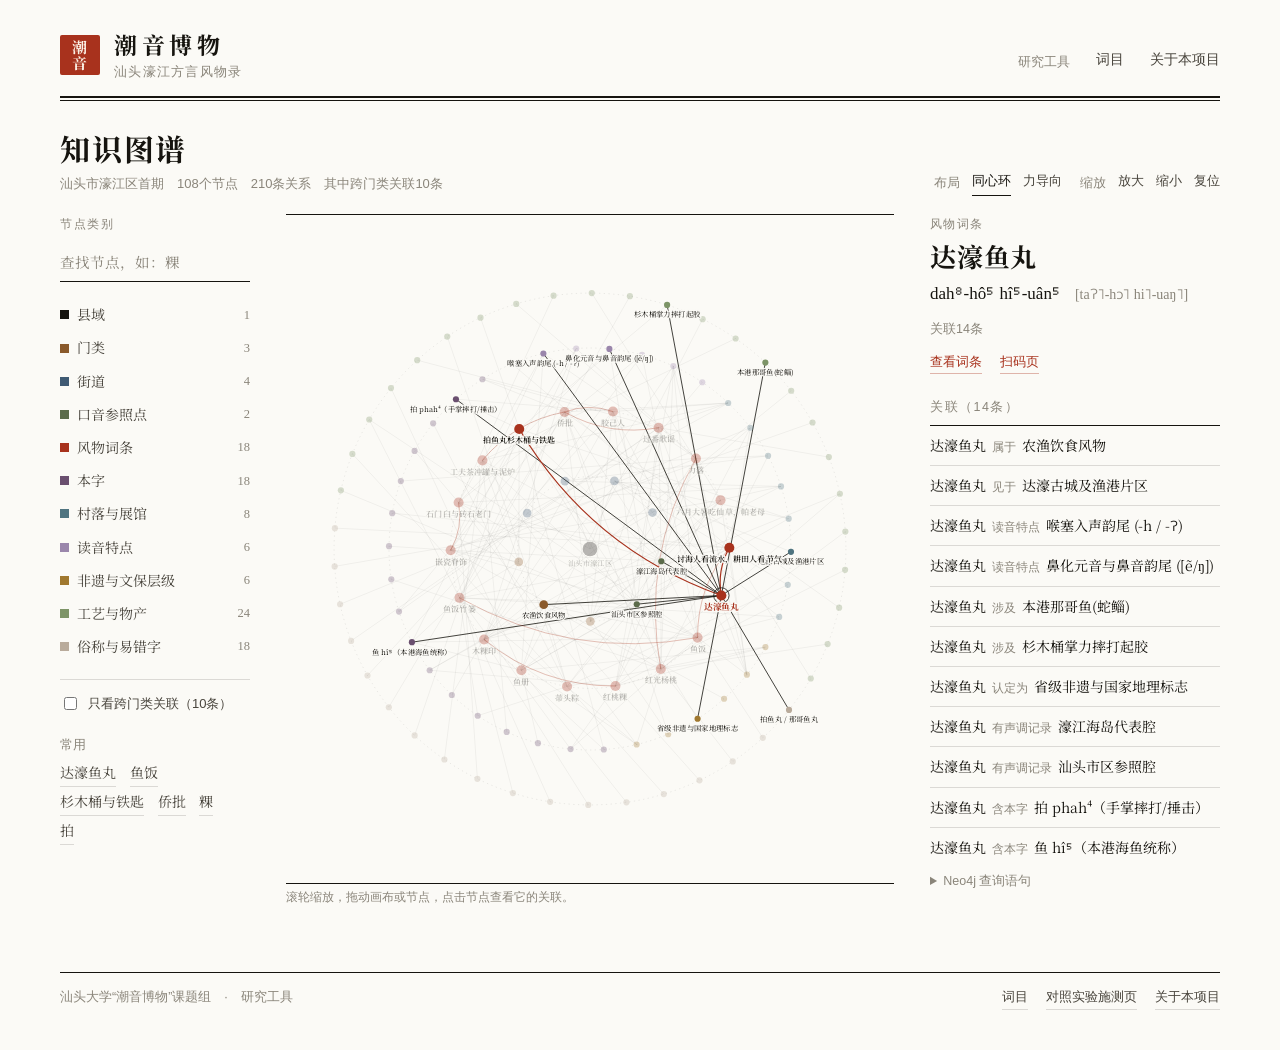
<file: graph.html>
<!DOCTYPE html>
<html lang="zh-CN">

<head>
  <meta charset="UTF-8" />
  <meta name="viewport" content="width=device-width, initial-scale=1.0" />
  <title>知识图谱 · 潮音博物</title>
  <link rel="preconnect" href="https://fonts.googleapis.com" />
  <link rel="stylesheet" href="https://fonts.googleapis.com/css2?family=Noto+Serif+SC:wght@400;600;700&display=swap"
    media="print" onload="this.media='all'" />
  <link rel="stylesheet" href="./theme.css" />
  <style>
    body {
      min-height: 100vh;
    }

    .intro {
      display: flex;
      justify-content: space-between;
      align-items: flex-end;
      gap: 24px;
      flex-wrap: wrap;
      margin-top: 28px;
    }

    .intro h1 {
      margin: 0;
      font-size: 30px;
      font-weight: 700;
      letter-spacing: 0.06em;
      line-height: 1.3;
    }

    .intro p {
      margin: 4px 0 0;
      font-family: var(--sans);
      font-size: 13px;
      color: var(--ink-3);
    }

    .toolbar {
      display: flex;
      flex-wrap: wrap;
      align-items: center;
      gap: 6px 18px;
      font-family: var(--sans);
      font-size: 13px;
      color: var(--ink-3);
    }

    .toolbar button {
      background: none;
      border: 0;
      padding: 0 0 2px;
      cursor: pointer;
      color: var(--ink-2);
      border-bottom: 1px solid transparent;
    }

    .toolbar button:hover {
      color: var(--ink);
    }

    .toolbar button.on {
      color: var(--ink);
      border-bottom-color: var(--ink);
    }

    .toolbar .grp {
      display: flex;
      gap: 12px;
      align-items: center;
    }

    .layout {
      display: grid;
      grid-template-columns: 190px minmax(0, 1fr) 290px;
      gap: 0 36px;
      margin-top: 18px;
      align-items: start;
    }

    .legend input[type="search"] {
      width: 100%;
      border: 0;
      border-bottom: 1px solid var(--rule);
      border-radius: 0;
      background: transparent;
      padding: 6px 0;
      font-size: 14.5px;
      outline: none;
      margin: 8px 0 16px;
    }

    .legend input::placeholder {
      color: var(--ink-3);
    }

    .lg-item {
      display: flex;
      align-items: center;
      gap: 8px;
      width: 100%;
      background: none;
      border: 0;
      padding: 4px 0;
      cursor: pointer;
      text-align: left;
      font-size: 14px;
      color: var(--ink-2);
    }

    .lg-item .sw {
      width: 9px;
      height: 9px;
      flex-shrink: 0;
    }

    .lg-item .nm {
      flex: 1;
    }

    .lg-item .ct {
      font-family: var(--latin);
      font-size: 12.5px;
      color: var(--ink-3);
    }

    .lg-item.off {
      color: var(--ink-3);
      text-decoration: line-through;
    }

    .lg-item.off .sw {
      opacity: 0.3;
    }

    .bridge-toggle {
      display: flex;
      align-items: center;
      gap: 8px;
      margin-top: 16px;
      padding-top: 12px;
      border-top: 1px solid var(--hair);
      font-family: var(--sans);
      font-size: 13px;
      color: var(--ink-2);
      cursor: pointer;
    }

    .bridge-toggle input {
      accent-color: var(--red);
    }

    .hubs {
      margin-top: 16px;
      font-family: var(--sans);
      font-size: 13px;
      line-height: 2;
      color: var(--ink-3);
    }

    .hubs button {
      background: none;
      border: 0;
      padding: 0;
      cursor: pointer;
      font-family: var(--serif);
      font-size: 14px;
      color: var(--ink-2);
      border-bottom: 1px solid var(--hair);
      margin-right: 10px;
    }

    .hubs button:hover {
      color: var(--red);
      border-bottom-color: var(--red);
    }

    .canvas-wrap {
      position: relative;
      height: calc(100vh - 230px);
      min-height: 520px;
      border-top: 1px solid var(--rule);
      border-bottom: 1px solid var(--rule);
    }

    canvas {
      display: block;
      width: 100%;
      height: 100%;
      cursor: grab;
    }

    canvas:active {
      cursor: grabbing;
    }

    .canvas-note {
      position: absolute;
      left: 0;
      bottom: -26px;
      font-family: var(--sans);
      font-size: 12px;
      color: var(--ink-3);
    }

    .hover-tip {
      position: absolute;
      top: 10px;
      right: 0;
      font-family: var(--sans);
      font-size: 12.5px;
      color: var(--ink-2);
      background: var(--paper);
      padding: 2px 0 2px 8px;
      pointer-events: none;
    }

    .inspector .type {
      font-family: var(--sans);
      font-size: 12px;
      letter-spacing: 0.12em;
      color: var(--ink-3);
    }

    .inspector .name {
      font-size: 26px;
      font-weight: 700;
      line-height: 1.3;
      margin: 4px 0 6px;
      letter-spacing: 0.03em;
    }

    .inspector .pron {
      gap: 2px 14px;
    }

    .inspector .pengim {
      font-size: 17px;
    }

    .inspector .ipa {
      font-size: 14px;
    }

    .inspector .deg {
      font-family: var(--sans);
      font-size: 12.5px;
      color: var(--ink-3);
      margin-top: 8px;
    }

    .inspector .acts {
      display: flex;
      gap: 18px;
      margin-top: 10px;
      font-family: var(--sans);
      font-size: 13px;
    }

    .inspector .acts a {
      color: var(--red);
      border-bottom: 1px solid rgba(168, 50, 29, 0.35);
    }

    .rel-head {
      margin: 22px 0 0;
      padding-bottom: 6px;
      border-bottom: 1px solid var(--rule);
      font-family: var(--sans);
      font-size: 12.5px;
      letter-spacing: 0.12em;
      color: var(--ink-3);
    }

    .rel-list {
      max-height: calc(100vh - 470px);
      min-height: 200px;
      overflow-y: auto;
    }

    .rel {
      display: block;
      width: 100%;
      background: none;
      border: 0;
      border-bottom: 1px solid var(--hair);
      padding: 8px 0;
      text-align: left;
      cursor: pointer;
      font-size: 14px;
      line-height: 1.6;
      color: var(--ink);
    }

    .rel .r {
      font-family: var(--sans);
      font-size: 12px;
      color: var(--ink-3);
      margin: 0 6px;
    }

    .rel.bridge .r {
      color: var(--red);
    }

    .rel:hover {
      color: var(--red);
    }

    details.cypher {
      margin-top: 14px;
      font-family: var(--sans);
      font-size: 12.5px;
      color: var(--ink-3);
    }

    details.cypher summary {
      cursor: pointer;
    }

    details.cypher pre {
      margin: 8px 0 0;
      padding: 10px 0;
      border-top: 1px solid var(--hair);
      font-family: Consolas, "SFMono-Regular", monospace;
      font-size: 11.5px;
      line-height: 1.6;
      color: var(--ink-2);
      white-space: pre-wrap;
    }

    @media (max-width: 1100px) {
      .layout {
        grid-template-columns: minmax(0, 1fr) 280px;
      }

      .legend {
        grid-column: 1 / -1;
        display: flex;
        flex-wrap: wrap;
        gap: 0 18px;
        margin-bottom: 18px;
      }

      .legend input[type="search"] {
        width: 220px;
        margin: 0 18px 0 0;
      }

      .lg-item {
        width: auto;
      }

      .bridge-toggle,
      .hubs {
        margin-top: 6px;
        padding-top: 0;
        border: 0;
        width: 100%;
      }
    }

    @media (max-width: 760px) {
      .layout {
        grid-template-columns: 1fr;
      }

      .canvas-wrap {
        height: 460px;
        min-height: 0;
      }

      .inspector {
        margin-top: 44px;
      }

      .rel-list {
        max-height: none;
      }
    }
  </style>
</head>

<body>
  <div class="wrap">
    <header>
      <div class="masthead">
        <a class="wordmark" href="index.html">
          <span class="seal" aria-hidden="true">潮音</span>
          <span class="wm-text">
            <span class="wm-title">潮音博物</span>
            <span class="wm-sub">汕头濠江方言风物录</span>
          </span>
        </a>
        <nav class="topnav">
          <span class="crumb">研究工具</span>
          <a href="index.html">词目</a>
          <a href="about.html">关于本项目</a>
        </nav>
      </div>
      <div class="rules"></div>
    </header>

    <div class="intro">
      <div>
        <h1>知识图谱</h1>
        <p id="kg-sub"></p>
      </div>
      <div class="toolbar">
        <span class="grp">布局
          <button id="lay-shell" class="on">同心环</button>
          <button id="lay-force">力导向</button>
        </span>
        <span class="grp">缩放
          <button id="zoom-in" aria-label="放大">放大</button>
          <button id="zoom-out" aria-label="缩小">缩小</button>
          <button id="reset">复位</button>
        </span>
      </div>
    </div>

    <div class="layout">
      <aside class="legend">
        <div class="label">节点类别</div>
        <input id="search" type="search" placeholder="查找节点，如：粿" autocomplete="off" />
        <div id="legend"></div>
        <label class="bridge-toggle"><input type="checkbox" id="only-bridges" /><span
            id="bridge-lbl">只看跨门类关联</span></label>
        <div class="hubs">常用
          <div>
            <button data-id="CY-AF-001">达濠鱼丸</button>
            <button data-id="CY-AF-002">鱼饭</button>
            <button data-id="CY-CR-006">杉木桶与铁匙</button>
            <button data-id="CY-PR-001">侨批</button>
            <button data-id="MOR-GUE">粿</button>
            <button data-id="MOR-PHAH">拍</button>
          </div>
        </div>
      </aside>

      <div class="canvas-wrap" id="canvas-wrap">
        <canvas id="kg"></canvas>
        <div class="hover-tip" id="hover-tip"></div>
        <div class="canvas-note">滚轮缩放，拖动画布或节点，点击节点查看它的关联。</div>
      </div>

      <aside class="inspector">
        <div class="type" id="i-type"></div>
        <div class="name" id="i-name"></div>
        <div class="pron" id="i-pron"></div>
        <div class="deg" id="i-deg"></div>
        <div class="acts" id="i-acts"></div>
        <div class="rel-head" id="rel-head">关联</div>
        <div class="rel-list" id="rel-list"></div>
        <details class="cypher">
          <summary>Neo4j 查询语句</summary>
          <pre id="cypher"></pre>
        </details>
      </aside>
    </div>

    <footer class="colophon">
      <div class="colophon-inner">
        <span>汕头大学“潮音博物”课题组　·　研究工具</span>
        <span class="links">
          <a href="index.html">词目</a>
          <a href="experiment.html">对照实验施测页</a>
          <a href="about.html">关于本项目</a>
        </span>
      </div>
    </footer>
  </div>

  <script src="kg_data.js"></script>
  <script>
    (function () {
      var KG = window.CHAOYIN_KG_DATA, m = KG.metrics;
      var $ = function (id) { return document.getElementById(id); };

      // 印刷用的低饱和色，替代原始数据中的高饱和配色
      var PALETTE = {
        CountyUnit: "#16140f",
        Category: "#8a5a2b",
        Street: "#3f5a73",
        AccentPoint: "#5b6b4a",
        NominalItem: "#a8321d",
        KeyMorpheme: "#6a4f6f",
        SpatialSite: "#4f7480",
        PhoneticFeature: "#9a86ab",
        HeritageLevel: "#a0782f",
        CraftAndMaterial: "#7d9467",
        FolkAliasOrTrap: "#b9ab9b"
      };
      KG.nodes.forEach(function (n) { n.c = PALETTE[n.node_type] || "#8a857a"; });

      // 对外显示用的平实名称，原始字段保留在数据文件中
      var TYPE_NAME = {
        CountyUnit: "县域",
        Category: "门类",
        Street: "街道",
        AccentPoint: "口音参照点",
        NominalItem: "风物词条",
        KeyMorpheme: "本字",
        SpatialSite: "村落与展馆",
        PhoneticFeature: "读音特点",
        HeritageLevel: "非遗与文保层级",
        CraftAndMaterial: "工艺与物产",
        FolkAliasOrTrap: "俗称与易错字"
      };
      var REL_NAME = {
        BELONGS_TO_CATEGORY: "属于",
        ANCHORED_AT_SITE: "见于",
        EXHIBITS_PHONETIC_TRAIT: "读音特点",
        INVOLVES_CRAFT_MATERIAL: "涉及",
        CLASSIFIED_AS_HERITAGE: "认定为",
        HAS_F0_CONTOUR_IN_ACCENT: "有声调记录",
        CONTAINS_KEY_MORPHEME: "含本字",
        PART_OF_COUNTY: "属于",
        LOCATED_IN_STREET: "位于",
        CALIBRATES_TO_ORTHOGRAPHY: "俗称归并为",
        TOOL_SUPPORTS_CRAFT: "用于",
        VILLAGE_SPACE_COUPLED: "同村相关",
        QIAOPI_CULTURAL_COUPLED: "侨批文化相关",
        ECOLOGY_GUIDES_LIVELIHOOD: "生态知识相关"
      };
      function typeName(t) { return TYPE_NAME[t] || KG.node_type_catalog[t].zh; }
      function relName(e) { return REL_NAME[e.relation] || e.label; }

      $("kg-sub").textContent = "汕头市濠江区首期　" + m.total_nodes + "个节点　" + m.total_edges_triples + "条关系　其中跨门类关联" + m.cross_category_bridges_count + "条";
      $("bridge-lbl").textContent = "只看跨门类关联（" + m.cross_category_bridges_count + "条）";

      var focus = new URLSearchParams(location.search).get("focus");
      var nodeMap = new Map();
      KG.nodes.forEach(function (n) { nodeMap.set(n.id, n); });
      var selectedId = focus && nodeMap.has(focus) ? focus : "CY-AF-001";
      var hidden = new Set(), onlyBridges = false, term = "", layout = "shell", hovered = null;

      var ringOf = {
        CountyUnit: 0, Category: 1, Street: 1, AccentPoint: 1, NominalItem: 2,
        KeyMorpheme: 3, SpatialSite: 3, PhoneticFeature: 3, HeritageLevel: 3,
        CraftAndMaterial: 4, FolkAliasOrTrap: 4
      };
      var radii = [0, 108, 208, 300, 382];
      var rings = [[], [], [], [], []];
      KG.nodes.forEach(function (n) { rings[ringOf[n.node_type] != null ? ringOf[n.node_type] : 3].push(n); });
      rings.forEach(function (arr, r) {
        arr.sort(function (a, b) { return a.id.localeCompare(b.id); });
        arr.forEach(function (n, i) {
          var th = (2 * Math.PI * i) / Math.max(1, arr.length) + r * 0.17;
          n.sx = radii[r] * Math.cos(th); n.sy = radii[r] * Math.sin(th);
          n.x = n.sx; n.y = n.sy; n.vx = 0; n.vy = 0;
        });
      });

      // 图例
      var lg = $("legend");
      Object.keys(KG.node_type_catalog).forEach(function (t) {
        var b = document.createElement("button");
        b.className = "lg-item";
        b.innerHTML = '<span class="sw" style="background:' + PALETTE[t] + '"></span><span class="nm">' +
          typeName(t) + '</span><span class="ct">' + (m.node_type_breakdown[t] || 0) + "</span>";
        b.addEventListener("click", function () {
          if (hidden.has(t)) hidden.delete(t); else hidden.add(t);
          b.classList.toggle("off", hidden.has(t));
          draw();
        });
        lg.appendChild(b);
      });

      $("only-bridges").addEventListener("change", function (e) { onlyBridges = e.target.checked; draw(); });
      $("search").addEventListener("input", function (e) {
        term = e.target.value.trim().toLowerCase();
        if (term) {
          var h = KG.nodes.find(function (n) {
            return n.label.toLowerCase().indexOf(term) !== -1 || (n.pengim && n.pengim.toLowerCase().indexOf(term) !== -1);
          });
          if (h) select(h.id, false);
        }
        draw();
      });
      Array.prototype.forEach.call(document.querySelectorAll(".hubs button"), function (b) {
        b.addEventListener("click", function () { select(b.dataset.id, true); });
      });

      var wrap = $("canvas-wrap"), cv = $("kg"), ctx = cv.getContext("2d"), tip = $("hover-tip");
      var camX = 0, camY = 0, scale = 0.84, dragNode = null, panning = false, lx = 0, ly = 0;
      function fitScale() {
        return Math.max(0.45, Math.min(0.9, (Math.min(wrap.clientWidth, wrap.clientHeight) / 2 - 36) / 400));
      }

      function resize() {
        var dpr = window.devicePixelRatio || 1;
        cv.width = wrap.clientWidth * dpr;
        cv.height = wrap.clientHeight * dpr;
        ctx.setTransform(dpr, 0, 0, dpr, 0, 0);
        draw();
      }
      window.addEventListener("resize", resize);

      function toWorld(sx, sy) {
        return { x: (sx - wrap.clientWidth / 2 - camX) / scale, y: (sy - wrap.clientHeight / 2 - camY) / scale };
      }
      function visible(n) {
        if (hidden.has(n.node_type)) return false;
        if (onlyBridges) return KG.edges.some(function (e) { return e.is_cross_bridge && (e.source === n.id || e.target === n.id); });
        return true;
      }
      function rad(n) {
        if (n.node_type === "CountyUnit") return 11;
        if (n.node_type === "NominalItem") return 7.5;
        if (n.node_type === "Category" || n.node_type === "Street") return 6.5;
        return 4.6;
      }
      function hitTest(sx, sy) {
        var w = toWorld(sx, sy);
        for (var i = KG.nodes.length - 1; i >= 0; i--) {
          var n = KG.nodes[i];
          if (visible(n) && Math.hypot(n.x - w.x, n.y - w.y) <= rad(n) + 5) return n;
        }
        return null;
      }

      function relax(steps) {
        var ns = KG.nodes;
        for (var s = 0; s < steps; s++) {
          for (var i = 0; i < ns.length; i++) {
            for (var j = i + 1; j < ns.length; j++) {
              var a = ns[i], b = ns[j], dx = b.x - a.x, dy = b.y - a.y, d2 = dx * dx + dy * dy + 60;
              var f = 4400 / d2, d = Math.sqrt(d2);
              a.vx -= (dx / d) * f; a.vy -= (dy / d) * f; b.vx += (dx / d) * f; b.vy += (dy / d) * f;
            }
          }
          KG.edges.forEach(function (e) {
            var a = nodeMap.get(e.source), b = nodeMap.get(e.target);
            if (!a || !b) return;
            var dx = b.x - a.x, dy = b.y - a.y, d = Math.hypot(dx, dy) || 1;
            var f = (d - (e.is_cross_bridge ? 185 : 132)) * 0.022;
            a.vx += (dx / d) * f; a.vy += (dy / d) * f; b.vx -= (dx / d) * f; b.vy -= (dy / d) * f;
          });
          ns.forEach(function (n) {
            if (n.node_type === "CountyUnit") { n.x = 0; n.y = 0; return; }
            n.vx -= n.x * 0.004; n.vy -= n.y * 0.004;
            n.x += n.vx * 0.34; n.y += n.vy * 0.34; n.vx *= 0.64; n.vy *= 0.64;
          });
        }
      }

      function setLayout(l) {
        layout = l;
        $("lay-shell").classList.toggle("on", l === "shell");
        $("lay-force").classList.toggle("on", l === "force");
        if (l === "shell") KG.nodes.forEach(function (n) { n.x = n.sx; n.y = n.sy; });
        else relax(130);
        draw();
      }
      $("lay-shell").addEventListener("click", function () { setLayout("shell"); });
      $("lay-force").addEventListener("click", function () { setLayout("force"); });
      $("zoom-in").addEventListener("click", function () { scale = Math.min(2.6, scale * 1.18); draw(); });
      $("zoom-out").addEventListener("click", function () { scale = Math.max(0.35, scale * 0.85); draw(); });
      $("reset").addEventListener("click", function () {
        camX = 0; camY = 0; scale = fitScale(); onlyBridges = false; $("only-bridges").checked = false;
        hidden.clear();
        Array.prototype.forEach.call(document.querySelectorAll(".lg-item"), function (b) { b.classList.remove("off"); });
        draw();
      });

      cv.addEventListener("mousedown", function (e) {
        var r = cv.getBoundingClientRect(), mx = e.clientX - r.left, my = e.clientY - r.top;
        lx = mx; ly = my;
        var h = hitTest(mx, my);
        if (h) { dragNode = h; select(h.id, false); } else panning = true;
      });
      window.addEventListener("mousemove", function (e) {
        var r = cv.getBoundingClientRect(), mx = e.clientX - r.left, my = e.clientY - r.top;
        if (dragNode) { var w = toWorld(mx, my); dragNode.x = w.x; dragNode.y = w.y; draw(); return; }
        if (panning) { camX += mx - lx; camY += my - ly; lx = mx; ly = my; draw(); return; }
        if (mx < 0 || my < 0 || mx > r.width || my > r.height) return;
        var h = hitTest(mx, my);
        if (h !== hovered) {
          hovered = h;
          cv.style.cursor = h ? "pointer" : "grab";
          tip.textContent = h ? typeName(h.node_type) + "　" + h.label : "";
        }
      });
      window.addEventListener("mouseup", function () { dragNode = null; panning = false; });
      cv.addEventListener("wheel", function (e) {
        e.preventDefault();
        scale = Math.max(0.35, Math.min(2.6, scale * (e.deltaY < 0 ? 1.12 : 0.89)));
        draw();
      }, { passive: false });

      function esc(s) { return String(s).replace(/[&<>"]/g, function (c) { return { "&": "&amp;", "<": "&lt;", ">": "&gt;", '"': "&quot;" }[c]; }); }

      function select(id, recenter) {
        var n = nodeMap.get(id);
        if (!n) return;
        selectedId = id;
        if (recenter) { camX = -n.x * scale * 0.6; camY = -n.y * scale * 0.6; }
        inspect(n);
        draw();
      }

      function inspect(n) {
        $("i-type").textContent = typeName(n.node_type);
        $("i-name").textContent = n.full_orthography || n.label;
        $("i-pron").innerHTML = n.pengim
          ? '<span class="pengim">' + esc(n.pengim) + '</span><span class="ipa">' + esc(n.ipa || "") + "</span>"
          : "";
        var rel = KG.edges.filter(function (e) { return e.source === n.id || e.target === n.id; });
        $("i-deg").textContent = "关联" + rel.length + "条";
        $("i-acts").innerHTML = n.node_type === "NominalItem"
          ? '<a href="index.html?id=' + n.id + '">查看词条</a><a href="mobile.html?id=' + n.id + '">扫码页</a>'
          : "";
        $("rel-head").textContent = "关联（" + rel.length + "条）";
        var list = $("rel-list");
        list.innerHTML = "";
        rel.forEach(function (e) {
          var s = nodeMap.get(e.source), t = nodeMap.get(e.target);
          var other = e.source === n.id ? e.target : e.source;
          var b = document.createElement("button");
          b.className = "rel" + (e.is_cross_bridge ? " bridge" : "");
          b.title = e.label;
          b.innerHTML = esc(s ? s.label : e.source) + '<span class="r">' + esc(relName(e)) + "</span>" + esc(t ? t.label : e.target);
          b.addEventListener("click", function () { select(other, false); });
          list.appendChild(b);
        });
        $("cypher").textContent = "MATCH (center {id: '" + n.id + "'})-[r]-(neighbor)\nRETURN center, type(r) AS relation, neighbor;";
      }

      function draw() {
        var w = wrap.clientWidth, h = wrap.clientHeight;
        ctx.clearRect(0, 0, w, h);
        ctx.save();
        ctx.translate(w / 2 + camX, h / 2 + camY);
        ctx.scale(scale, scale);

        if (layout === "shell") {
          ctx.setLineDash([2, 5]);
          ctx.strokeStyle = "rgba(22,20,15,0.12)";
          ctx.lineWidth = 1;
          radii.slice(1).forEach(function (r) { ctx.beginPath(); ctx.arc(0, 0, r, 0, Math.PI * 2); ctx.stroke(); });
          ctx.setLineDash([]);
        }

        var nb = new Set([selectedId]);
        KG.edges.forEach(function (e) {
          if (e.source === selectedId) nb.add(e.target);
          if (e.target === selectedId) nb.add(e.source);
        });

        KG.edges.forEach(function (e) {
          var a = nodeMap.get(e.source), b = nodeMap.get(e.target);
          if (!a || !b || !visible(a) || !visible(b)) return;
          if (onlyBridges && !e.is_cross_bridge) return;
          var on = e.source === selectedId || e.target === selectedId;
          ctx.beginPath();
          if (e.is_cross_bridge) {
            ctx.moveTo(a.x, a.y);
            ctx.quadraticCurveTo((a.x + b.x) / 2 - (b.y - a.y) * 0.18, (a.y + b.y) / 2 + (b.x - a.x) * 0.18, b.x, b.y);
            ctx.strokeStyle = on ? "#a8321d" : "rgba(168,50,29,0.45)";
            ctx.lineWidth = on ? 1.8 : 1;
          } else {
            ctx.moveTo(a.x, a.y);
            ctx.lineTo(b.x, b.y);
            ctx.strokeStyle = on ? "#16140f" : "rgba(22,20,15,0.1)";
            ctx.lineWidth = on ? 1.2 : 0.7;
          }
          ctx.stroke();
        });

        var order = [];
        KG.nodes.forEach(function (n) { if (visible(n) && !nb.has(n.id)) order.push(n); });
        KG.nodes.forEach(function (n) { if (visible(n) && nb.has(n.id) && n.id !== selectedId) order.push(n); });
        var sel = nodeMap.get(selectedId);
        if (sel && visible(sel)) order.push(sel);

        order.forEach(function (n) {
          var r = rad(n), isSel = n.id === selectedId, isNb = nb.has(n.id);
          var match = term && n.label.toLowerCase().indexOf(term) !== -1;
          ctx.globalAlpha = isNb || onlyBridges || match ? 1 : 0.3;
          ctx.beginPath();
          ctx.arc(n.x, n.y, r, 0, Math.PI * 2);
          ctx.fillStyle = n.c;
          ctx.fill();
          if (isSel || match) {
            ctx.beginPath();
            ctx.arc(n.x, n.y, r + 4, 0, Math.PI * 2);
            ctx.strokeStyle = "#16140f";
            ctx.lineWidth = 1.2;
            ctx.stroke();
          }
          var showLabel = isSel || isNb || n.node_type === "CountyUnit" ||
            (layout === "shell" && n.node_type === "NominalItem") || scale > 1.3;
          if (showLabel) {
            ctx.font = (isSel ? "700 13px " : n.node_type === "NominalItem" ? "600 12px " : "400 11px ") +
              "'Noto Serif SC','Songti SC','SimSun',serif";
            ctx.textAlign = "center";
            ctx.lineJoin = "round";
            ctx.strokeStyle = "rgba(251,250,246,0.95)";
            ctx.lineWidth = 4;
            ctx.strokeText(n.label, n.x, n.y + r + 14);
            ctx.fillStyle = isSel ? "#a8321d" : "#16140f";
            ctx.fillText(n.label, n.x, n.y + r + 14);
          }
        });
        ctx.globalAlpha = 1;
        ctx.restore();
      }

      resize();
      scale = fitScale();
      select(selectedId, false);
    })();
  </script>
</body>

</html>
</file>
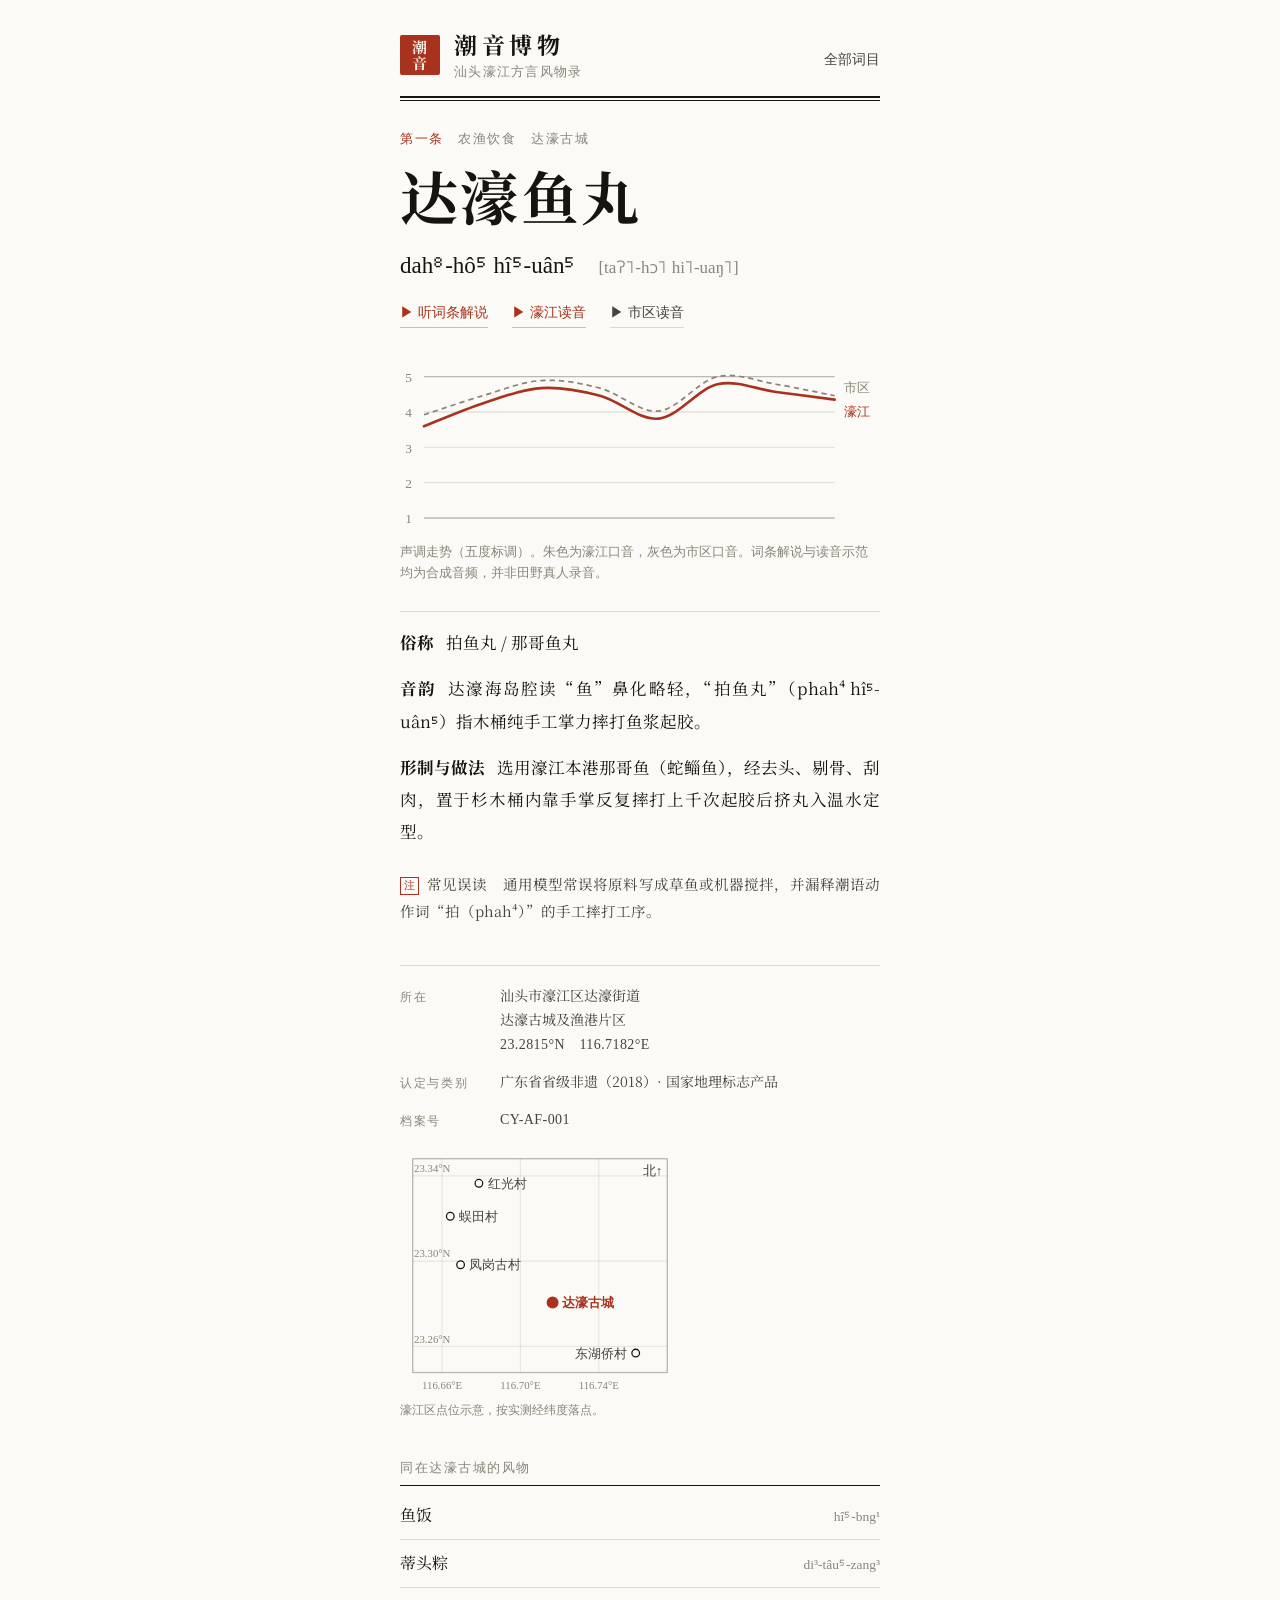
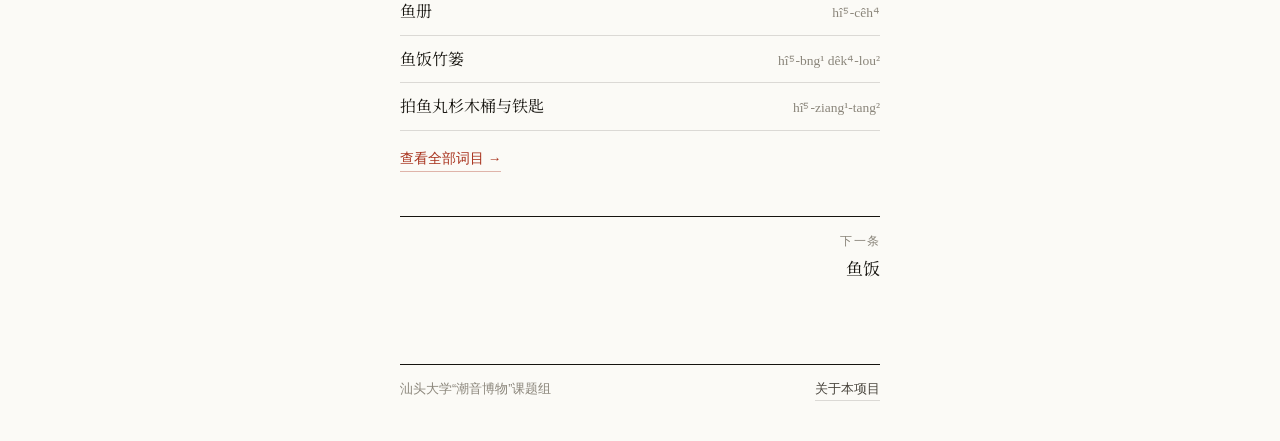
<file: mobile.html>
<!DOCTYPE html>
<html lang="zh-CN">
<head>
  <meta charset="UTF-8" />
  <meta name="viewport" content="width=device-width, initial-scale=1.0" />
  <title>潮音博物 · 濠江方言风物</title>
  <link rel="preconnect" href="https://fonts.googleapis.com" />
  <link rel="stylesheet" href="https://fonts.googleapis.com/css2?family=Noto+Serif+SC:wght@400;600;700&display=swap" media="print" onload="this.media='all'" />
  <link rel="stylesheet" href="./theme.css" />
  <style>
    .page { max-width: 560px; margin: 0 auto; }
    .entry { margin-top: 26px; }
    .meta-block {
      margin-top: 40px;
      padding-top: 18px;
      border-top: 1px solid var(--hair);
    }
    .meta-block .meta { display: grid; grid-template-columns: 5.5em 1fr; gap: 0 12px; }
    .meta-block .meta dt { padding-top: 3px; }
    .meta-block .meta dd { margin: 0 0 14px; }
    .same-site { margin-top: 36px; }
    .same-site h2 {
      margin: 0 0 6px;
      padding-bottom: 6px;
      border-bottom: 1px solid var(--rule);
      font-family: var(--sans);
      font-size: 13px;
      font-weight: 500;
      letter-spacing: 0.12em;
      color: var(--ink-3);
    }
    .same-site a {
      display: flex;
      justify-content: space-between;
      align-items: baseline;
      gap: 12px;
      padding: 9px 0;
      border-bottom: 1px solid var(--hair);
      font-size: 16px;
    }
    .same-site a .py { font-family: var(--latin); font-size: 13.5px; color: var(--ink-3); white-space: nowrap; }
    .same-site a:hover { color: var(--red); }
    .all-link {
      display: inline-block;
      margin-top: 16px;
      font-family: var(--sans);
      font-size: 13.5px;
      color: var(--red);
      border-bottom: 1px solid rgba(168, 50, 29, 0.35);
    }
  </style>
</head>
<body>
  <div class="wrap page">
    <header>
      <div class="masthead">
        <a class="wordmark" href="index.html">
          <span class="seal" aria-hidden="true">潮音</span>
          <span class="wm-text">
            <span class="wm-title">潮音博物</span>
            <span class="wm-sub">汕头濠江方言风物录</span>
          </span>
        </a>
        <nav class="topnav">
          <a id="to-index" href="index.html">全部词目</a>
        </nav>
      </div>
      <div class="rules"></div>
    </header>

    <article class="entry">
      <div class="kicker"><span class="no" id="e-no"></span>　<span id="e-cat"></span>　<span id="e-place"></span></div>
      <h1 class="headword" id="e-word"></h1>
      <div class="pron">
        <span class="pengim" id="e-pengim"></span>
        <span class="ipa" id="e-ipa"></span>
      </div>
      <div class="listen">
        <button class="textbtn" id="play-guide" type="button" data-stop-label="■ 停止解说">▶ 听词条解说</button>
        <button class="textbtn" id="play-hj" type="button" data-stop-label="■ 停止">▶ 濠江读音</button>
        <button class="textbtn quiet" id="play-st" type="button" data-stop-label="■ 停止">▶ 市区读音</button>
      </div>

      <figure class="tone-fig">
        <svg id="tone" role="img" aria-label="声调走势图"></svg>
        <figcaption>声调走势（五度标调）。朱色为濠江口音，灰色为市区口音。词条解说与读音示范均为合成音频，并非田野真人录音。</figcaption>
      </figure>

      <hr class="hair" />
      <p class="para"><b>俗称</b><span id="e-alias"></span></p>
      <p class="para"><b>音韵</b><span id="e-accent"></span></p>
      <p class="para"><b>形制与做法</b><span id="e-desc"></span></p>
      <p class="note"><span class="note-mark">注</span><span id="e-trap"></span></p>

      <div class="meta-block">
        <dl class="meta">
          <dt>所在</dt><dd id="m-site"></dd>
          <dt>认定与类别</dt><dd id="m-heritage"></dd>
          <dt>档案号</dt><dd class="mono" id="m-id"></dd>
        </dl>
        <figure class="locator">
          <svg id="locator" role="img" aria-label="点位示意图"></svg>
          <figcaption>濠江区点位示意，按实测经纬度落点。</figcaption>
        </figure>
      </div>

      <section class="same-site" id="same-site"></section>
      <a class="all-link" id="all-link" href="index.html">查看全部词目 →</a>

      <nav class="pager">
        <a id="prev" href="#"><span class="dir">上一条</span><span class="pw"></span></a>
        <a id="next" class="next" href="#"><span class="dir">下一条</span><span class="pw"></span></a>
      </nav>
    </article>

    <footer class="colophon">
      <div class="colophon-inner">
        <span>汕头大学“潮音博物”课题组</span>
        <span class="links"><a href="about.html">关于本项目</a></span>
      </div>
    </footer>
  </div>

  <script src="./seed_data.js"></script>
  <script src="./app.js"></script>
  <script>
    (function () {
      var CY = window.CY, items = CY.items;
      if (!items.length) return;
      var $ = function (id) { return document.getElementById(id); };
      var cur = items.find(function (x) { return x.id === new URLSearchParams(location.search).get("id"); }) || items[0];

      function go(it) {
        CY.stopAudio();
        cur = it;
        var url = new URL(location.href);
        url.searchParams.set("id", it.id);
        history.replaceState({}, "", url.toString());
        render();
        window.scrollTo({ top: 0, behavior: "smooth" });
      }

      function setPager(a, it) {
        if (!it) { a.style.visibility = "hidden"; return; }
        a.style.visibility = "visible";
        a.href = "?id=" + it.id;
        a.querySelector(".pw").textContent = CY.shortName(it.orthography);
        a.onclick = function (e) { e.preventDefault(); go(it); };
      }

      function render() {
        var it = cur, n = items.indexOf(it) + 1, site = CY.siteOf(it);
        $("e-no").textContent = "第" + CY.cnNum(n) + "条";
        $("e-cat").textContent = CY.catShort(it.category);
        $("e-place").textContent = site ? site.name : CY.villageShort(it.site_village);
        $("e-word").textContent = it.orthography;
        $("e-pengim").textContent = it.pengim_shantou;
        $("e-ipa").textContent = it.ipa_shantou;
        $("e-alias").textContent = it.folk_alias;
        $("e-accent").textContent = it.haojiang_accent_note;
        $("e-desc").textContent = it.artifact_desc;
        $("e-trap").textContent = "常见误读　" + it.llm_hallucination_trap;
        CY.drawTone($("tone"), it, { w: 360, h: 132, padL: 18, padR: 34, font: 10 });

        $("m-site").innerHTML = "汕头市濠江区" + CY.esc(it.site_street) + "<br>" + CY.esc(it.site_village) +
          '<br><span class="mono">' + it.lat.toFixed(4) + "°N　" + it.lng.toFixed(4) + "°E</span>";
        $("m-heritage").textContent = it.heritage_tag;
        $("m-id").textContent = it.id;
        CY.drawLocator($("locator"), it);

        var others = items.filter(function (x) { return x !== it && CY.siteOf(x) === site; });
        $("same-site").innerHTML = others.length
          ? "<h2>同在" + (site ? site.name : "此地") + "的风物</h2>" + others.map(function (x) {
              return '<a href="?id=' + x.id + '" data-id="' + x.id + '"><span>' + CY.shortName(x.orthography) +
                '</span><span class="py">' + CY.esc(x.pengim_shantou) + "</span></a>";
            }).join("")
          : "";
        Array.prototype.forEach.call($("same-site").querySelectorAll("a"), function (a) {
          a.addEventListener("click", function (e) {
            e.preventDefault();
            go(items.find(function (x) { return x.id === a.dataset.id; }));
          });
        });

        $("all-link").href = "index.html?id=" + it.id;
        $("to-index").href = "index.html?id=" + it.id;
        setPager($("prev"), items[n - 2]);
        setPager($("next"), items[n]);
        document.title = it.orthography + " · 潮音博物";
      }

      $("play-guide").addEventListener("click", function () {
        CY.playClip({ kind: "guide", item: cur, btn: $("play-guide") });
      });
      $("play-hj").addEventListener("click", function () {
        CY.playClip({ kind: "hj", item: cur, svg: $("tone"), seq: cur.f0_contour_haojiang, baseHz: 192, color: "#a8321d", btn: $("play-hj") });
      });
      $("play-st").addEventListener("click", function () {
        CY.playClip({ kind: "st", item: cur, svg: $("tone"), seq: cur.f0_contour_shantou, baseHz: 192, color: "#8a857a", btn: $("play-st") });
      });

      render();
    })();
  </script>
</body>
</html>
</file>
<file: theme.css>
/* 潮音博物 · 辞书体例样式
 * 白纸黑字、衬线正文、细线分隔，只用一种朱砂色做强调。
 * 不依赖外部字体也能正常显示，有网络时异步加载思源宋体。
 */

:root {
  --paper: #fbfaf6;
  --ink: #16140f;
  --ink-2: #48443c;
  --ink-3: #8a857a;
  --rule: #16140f;
  --hair: rgba(22, 20, 15, 0.14);
  --hair-2: rgba(22, 20, 15, 0.07);
  --red: #a8321d;

  --serif: "Noto Serif SC", "Source Han Serif SC", "Source Han Serif CN", "Songti SC", "STSong", "SimSun", serif;
  --sans: "PingFang SC", "Hiragino Sans GB", "Microsoft YaHei", "Noto Sans SC", sans-serif;
  --latin: "Iowan Old Style", "Palatino Linotype", "Book Antiqua", Palatino, Georgia, serif;
  --ipa: "Charis SIL", "Doulos SIL", "Gentium Plus", "Noto Serif", "Segoe UI", "Lucida Sans Unicode", "Times New Roman", serif;
}

* { box-sizing: border-box; }

html {
  background: var(--paper);
  -webkit-text-size-adjust: 100%;
}

body {
  margin: 0;
  color: var(--ink);
  background: var(--paper);
  font-family: var(--serif);
  font-size: 16px;
  line-height: 1.8;
  -webkit-font-smoothing: antialiased;
  text-rendering: optimizeLegibility;
}

a { color: inherit; text-decoration: none; }
button, input, select { font: inherit; color: inherit; }
:focus-visible { outline: 2px solid var(--red); outline-offset: 2px; }

.wrap {
  max-width: 1240px;
  margin: 0 auto;
  padding: 0 40px;
}

/* 刊头 */
.masthead {
  display: flex;
  align-items: flex-end;
  justify-content: space-between;
  gap: 24px;
  padding-top: 30px;
}
.wordmark { display: flex; align-items: center; gap: 14px; }
.seal {
  width: 40px;
  height: 40px;
  flex-shrink: 0;
  background: var(--red);
  color: #fbf1e6;
  border-radius: 2px;
  display: flex;
  align-items: center;
  justify-content: center;
  writing-mode: vertical-rl;
  font-family: var(--serif);
  font-size: 15px;
  font-weight: 700;
  line-height: 1.05;
  letter-spacing: 0.04em;
}
.wm-text { display: flex; flex-direction: column; line-height: 1.3; }
.wm-title { font-size: 23px; font-weight: 700; letter-spacing: 0.2em; }
.wm-sub {
  font-family: var(--sans);
  font-size: 12.5px;
  color: var(--ink-3);
  letter-spacing: 0.1em;
  margin-top: 4px;
}
.topnav {
  display: flex;
  align-items: center;
  gap: 26px;
  font-family: var(--sans);
  font-size: 14px;
  padding-bottom: 4px;
}
.topnav a {
  color: var(--ink-2);
  padding-bottom: 3px;
  border-bottom: 1px solid transparent;
}
.topnav a:hover { color: var(--ink); }
.topnav a.on { color: var(--ink); border-bottom-color: var(--ink); }
.topnav .crumb { color: var(--ink-3); font-size: 13px; }

/* 书页式双线 */
.rules {
  margin-top: 16px;
  border-top: 2px solid var(--rule);
  padding-top: 2px;
}
.rules::after {
  content: "";
  display: block;
  border-top: 1px solid var(--rule);
}

.label {
  font-family: var(--sans);
  font-size: 12px;
  font-weight: 500;
  letter-spacing: 0.14em;
  color: var(--ink-3);
}

.textbtn {
  background: none;
  border: 0;
  padding: 0 0 1px;
  cursor: pointer;
  font-family: var(--sans);
  font-size: 14px;
  color: var(--red);
  border-bottom: 1px solid rgba(168, 50, 29, 0.35);
}
.textbtn:hover { border-bottom-color: var(--red); }
.textbtn.quiet { color: var(--ink-2); border-bottom-color: var(--hair); }
.textbtn.quiet:hover { color: var(--ink); border-bottom-color: var(--ink); }
.textbtn.playing {
  color: var(--red);
  font-weight: 600;
  border-bottom-color: var(--red);
}

.mono { font-family: var(--latin); letter-spacing: 0.03em; }

/* 词条 */
.kicker {
  font-family: var(--sans);
  font-size: 13px;
  color: var(--ink-3);
  letter-spacing: 0.12em;
}
.kicker .no { color: var(--red); }
.headword {
  font-size: clamp(36px, 5.2vw, 58px);
  line-height: 1.18;
  font-weight: 700;
  letter-spacing: 0.04em;
  margin: 10px 0 16px;
}
.pron {
  display: flex;
  flex-wrap: wrap;
  align-items: baseline;
  gap: 4px 22px;
}
.pengim { font-family: var(--latin); font-size: 23px; }
.ipa { font-family: var(--ipa); font-size: 17px; color: var(--ink-3); }
.listen {
  display: flex;
  flex-wrap: wrap;
  gap: 8px 24px;
  margin-top: 14px;
}
.hair {
  border: 0;
  border-top: 1px solid var(--hair);
  margin: 26px 0 8px;
}
.para {
  margin: 14px 0;
  font-size: 16.5px;
  line-height: 1.95;
  text-align: justify;
}
.para b { font-weight: 700; margin-right: 0.7em; }

.tone-fig { margin: 30px 0 6px; }
.tone-fig svg { display: block; width: 100%; height: auto; }
.tone-fig figcaption {
  font-family: var(--sans);
  font-size: 12.5px;
  line-height: 1.75;
  color: var(--ink-3);
  margin-top: 8px;
}

.note {
  margin: 24px 0 0;
  font-size: 14.5px;
  line-height: 1.85;
  color: var(--ink-2);
  text-align: justify;
}
.note-mark {
  display: inline-block;
  font-family: var(--sans);
  font-size: 11px;
  line-height: 1.45;
  color: var(--red);
  border: 1px solid var(--red);
  padding: 0 3px;
  margin-right: 8px;
  transform: translateY(-1px);
}

.pager {
  display: flex;
  justify-content: space-between;
  gap: 16px;
  margin-top: 44px;
  padding-top: 14px;
  border-top: 1px solid var(--rule);
}
.pager a { display: block; max-width: 48%; }
.pager a.next { text-align: right; margin-left: auto; }
.pager .dir {
  display: block;
  font-family: var(--sans);
  font-size: 12px;
  letter-spacing: 0.1em;
  color: var(--ink-3);
}
.pager .pw { font-size: 17px; color: var(--ink); }
.pager a:hover .pw { color: var(--red); }

/* 边注 */
.meta { margin: 0; }
.meta dt {
  font-family: var(--sans);
  font-size: 12px;
  letter-spacing: 0.14em;
  color: var(--ink-3);
}
.meta dd {
  margin: 2px 0 18px;
  font-size: 14px;
  line-height: 1.7;
  color: var(--ink-2);
}
.locator { margin: 0; }
.locator svg { display: block; width: 100%; max-width: 280px; height: auto; }
.locator figcaption {
  font-family: var(--sans);
  font-size: 11.5px;
  line-height: 1.6;
  color: var(--ink-3);
  margin-top: 6px;
}
.side-links {
  display: flex;
  flex-direction: column;
  gap: 8px;
  margin-top: 22px;
  font-family: var(--sans);
  font-size: 13px;
}
.side-links a { color: var(--ink-2); }
.side-links a:hover { color: var(--red); }

/* 版权页 */
.colophon { margin-top: 80px; padding-bottom: 40px; }
.colophon-inner {
  border-top: 1px solid var(--rule);
  padding-top: 14px;
  display: flex;
  flex-wrap: wrap;
  justify-content: space-between;
  gap: 10px 28px;
  font-family: var(--sans);
  font-size: 12.5px;
  line-height: 1.7;
  color: var(--ink-3);
}
.colophon a { color: var(--ink-2); border-bottom: 1px solid var(--hair); }
.colophon a:hover { color: var(--ink); border-bottom-color: var(--ink); }
.colophon .links { display: flex; flex-wrap: wrap; gap: 4px 18px; }

@media (max-width: 760px) {
  .wrap { padding: 0 18px; }
  .masthead { padding-top: 18px; align-items: center; }
  .seal { width: 34px; height: 34px; font-size: 13px; }
  .wm-title { font-size: 19px; letter-spacing: 0.16em; }
  .wm-sub { display: none; }
  .topnav { gap: 16px; font-size: 13.5px; padding-bottom: 0; }
  .topnav .crumb { display: none; }
  .pengim { font-size: 20px; }
  .ipa { font-size: 15.5px; }
  .para { font-size: 16px; line-height: 1.9; }
  .colophon { margin-top: 56px; }
}
</file>
